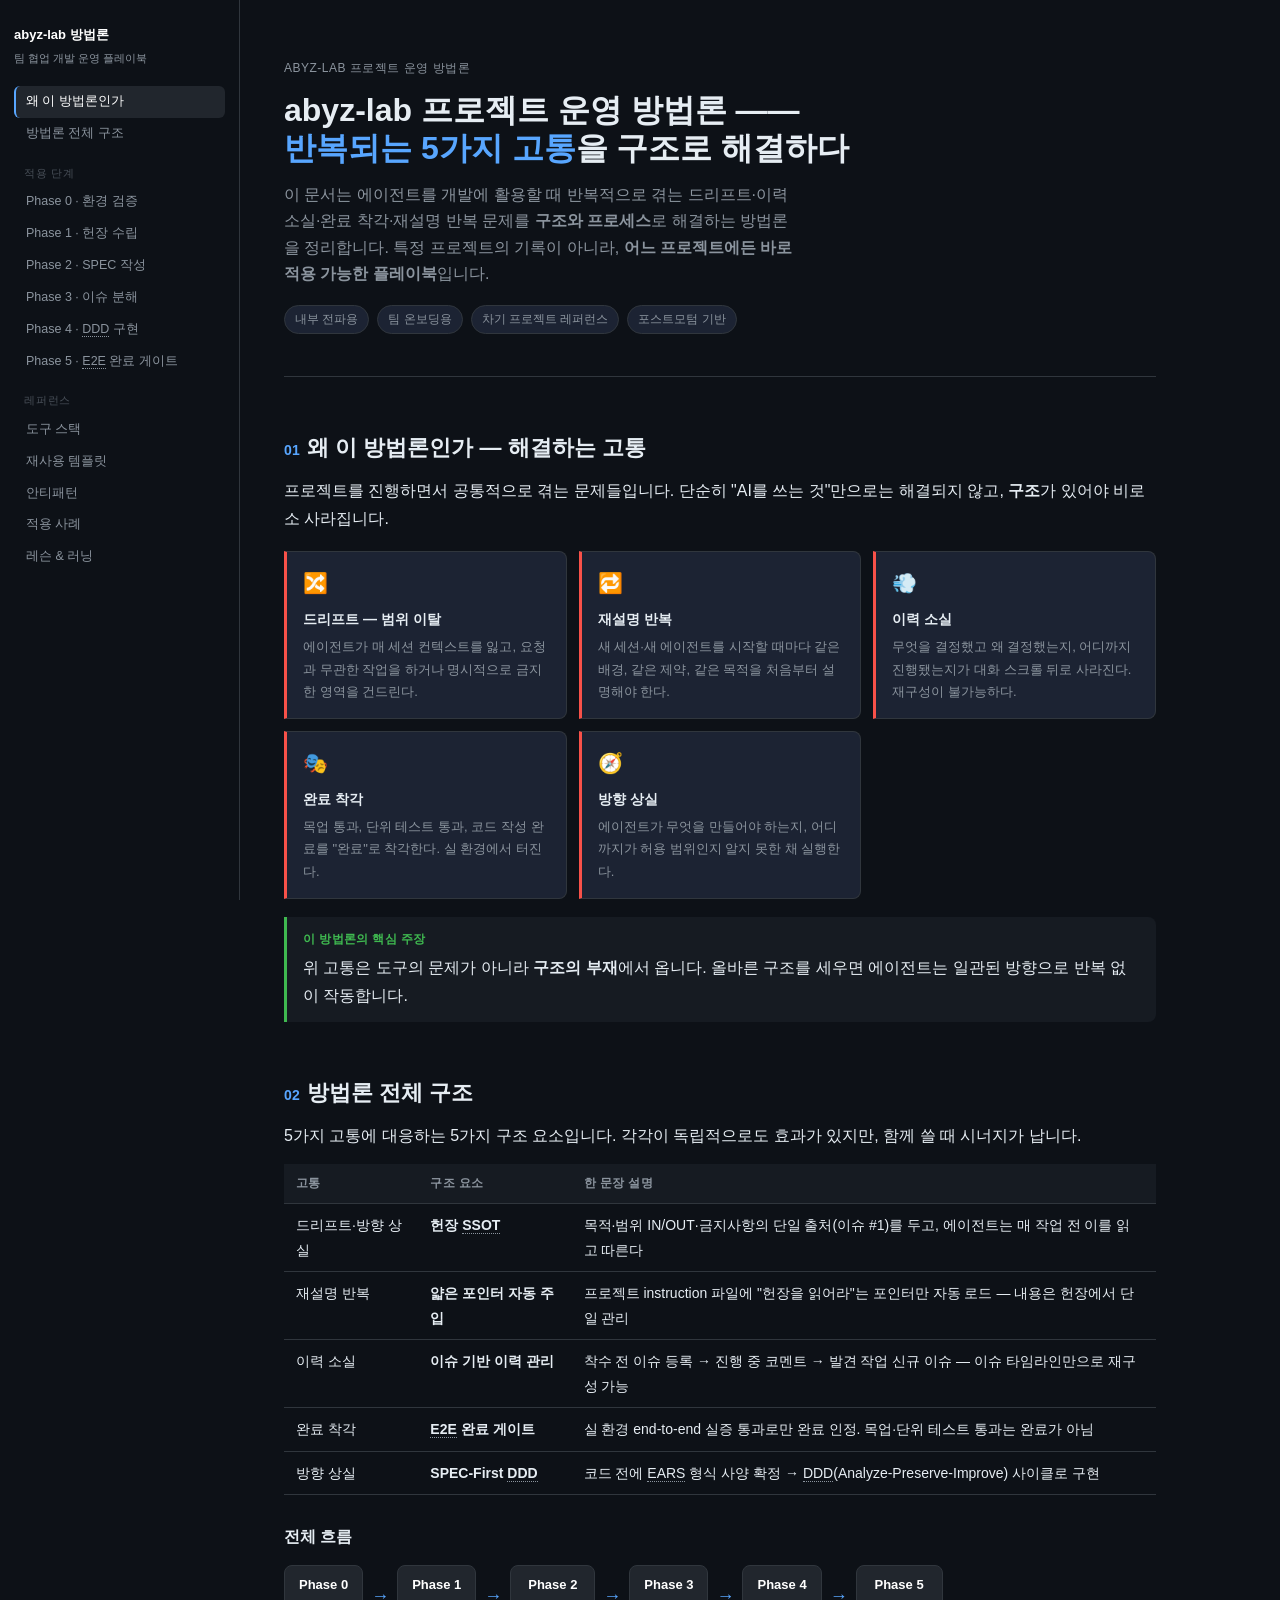
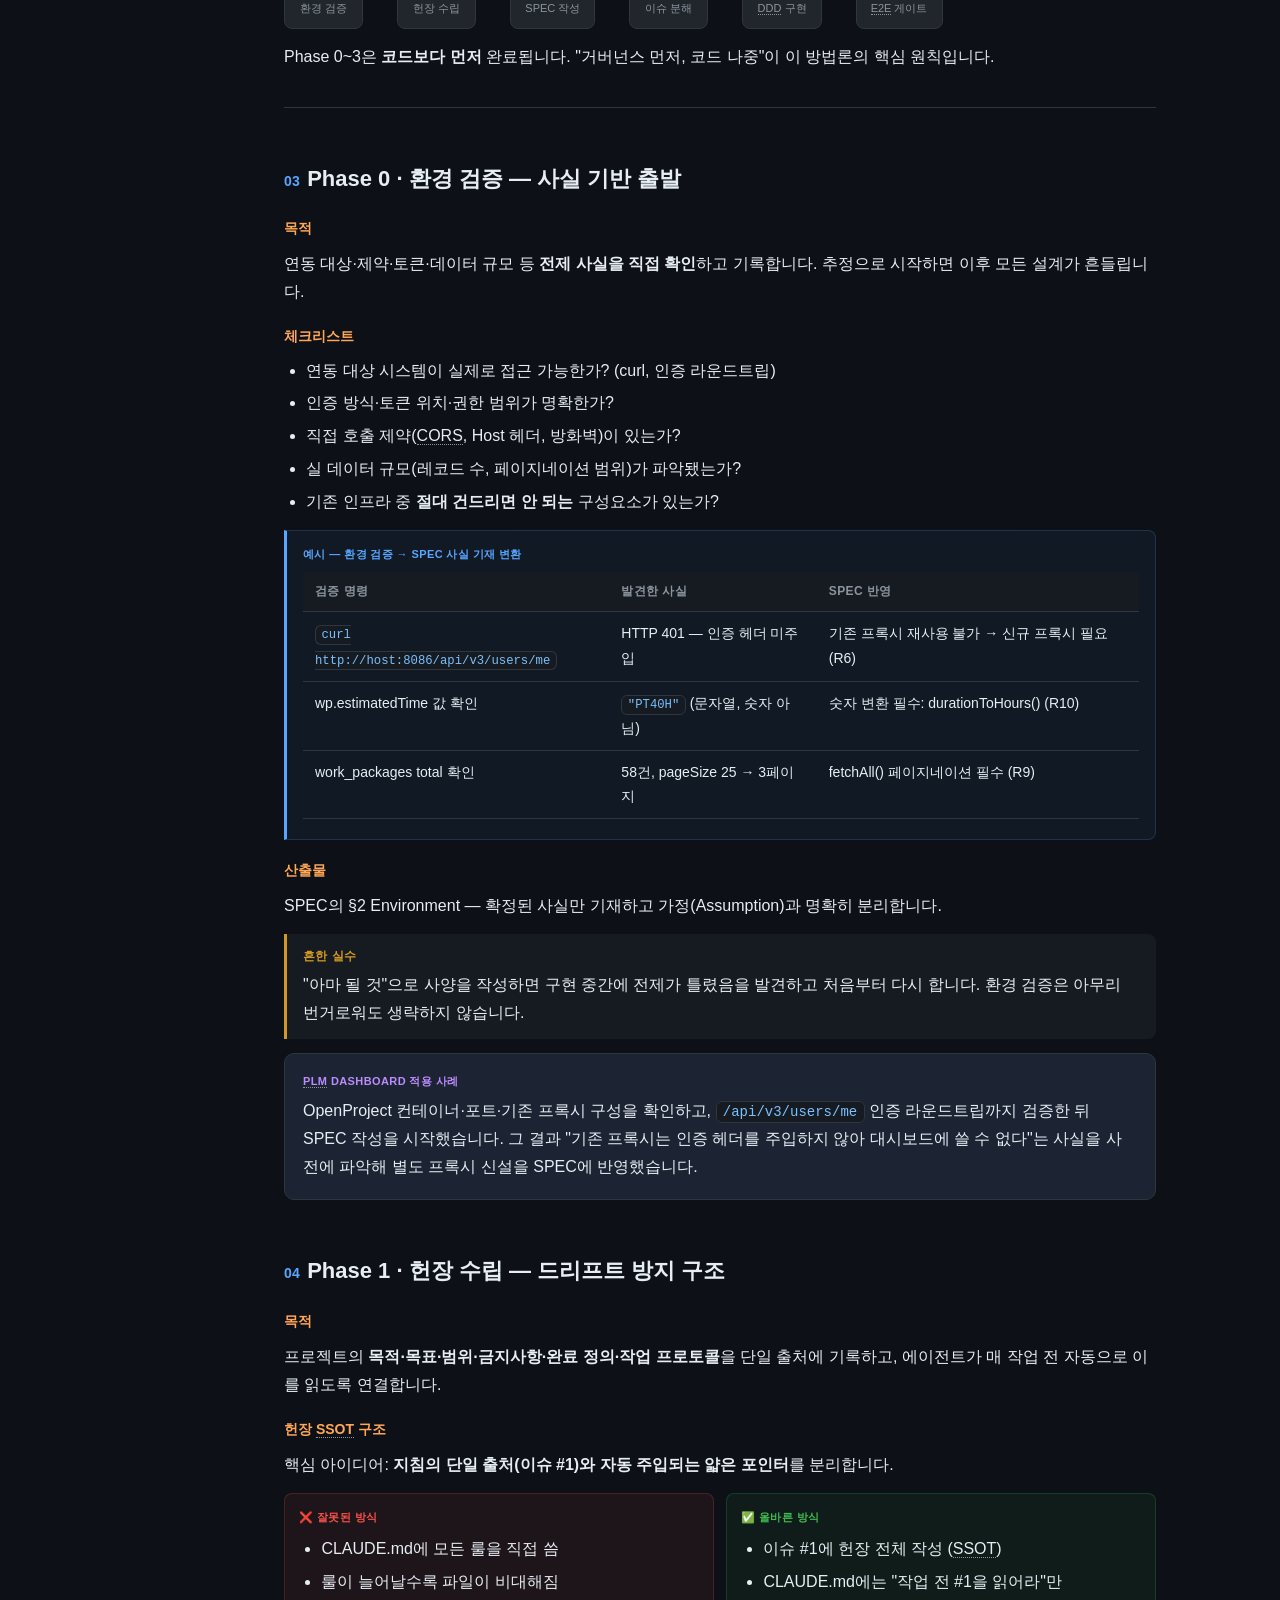
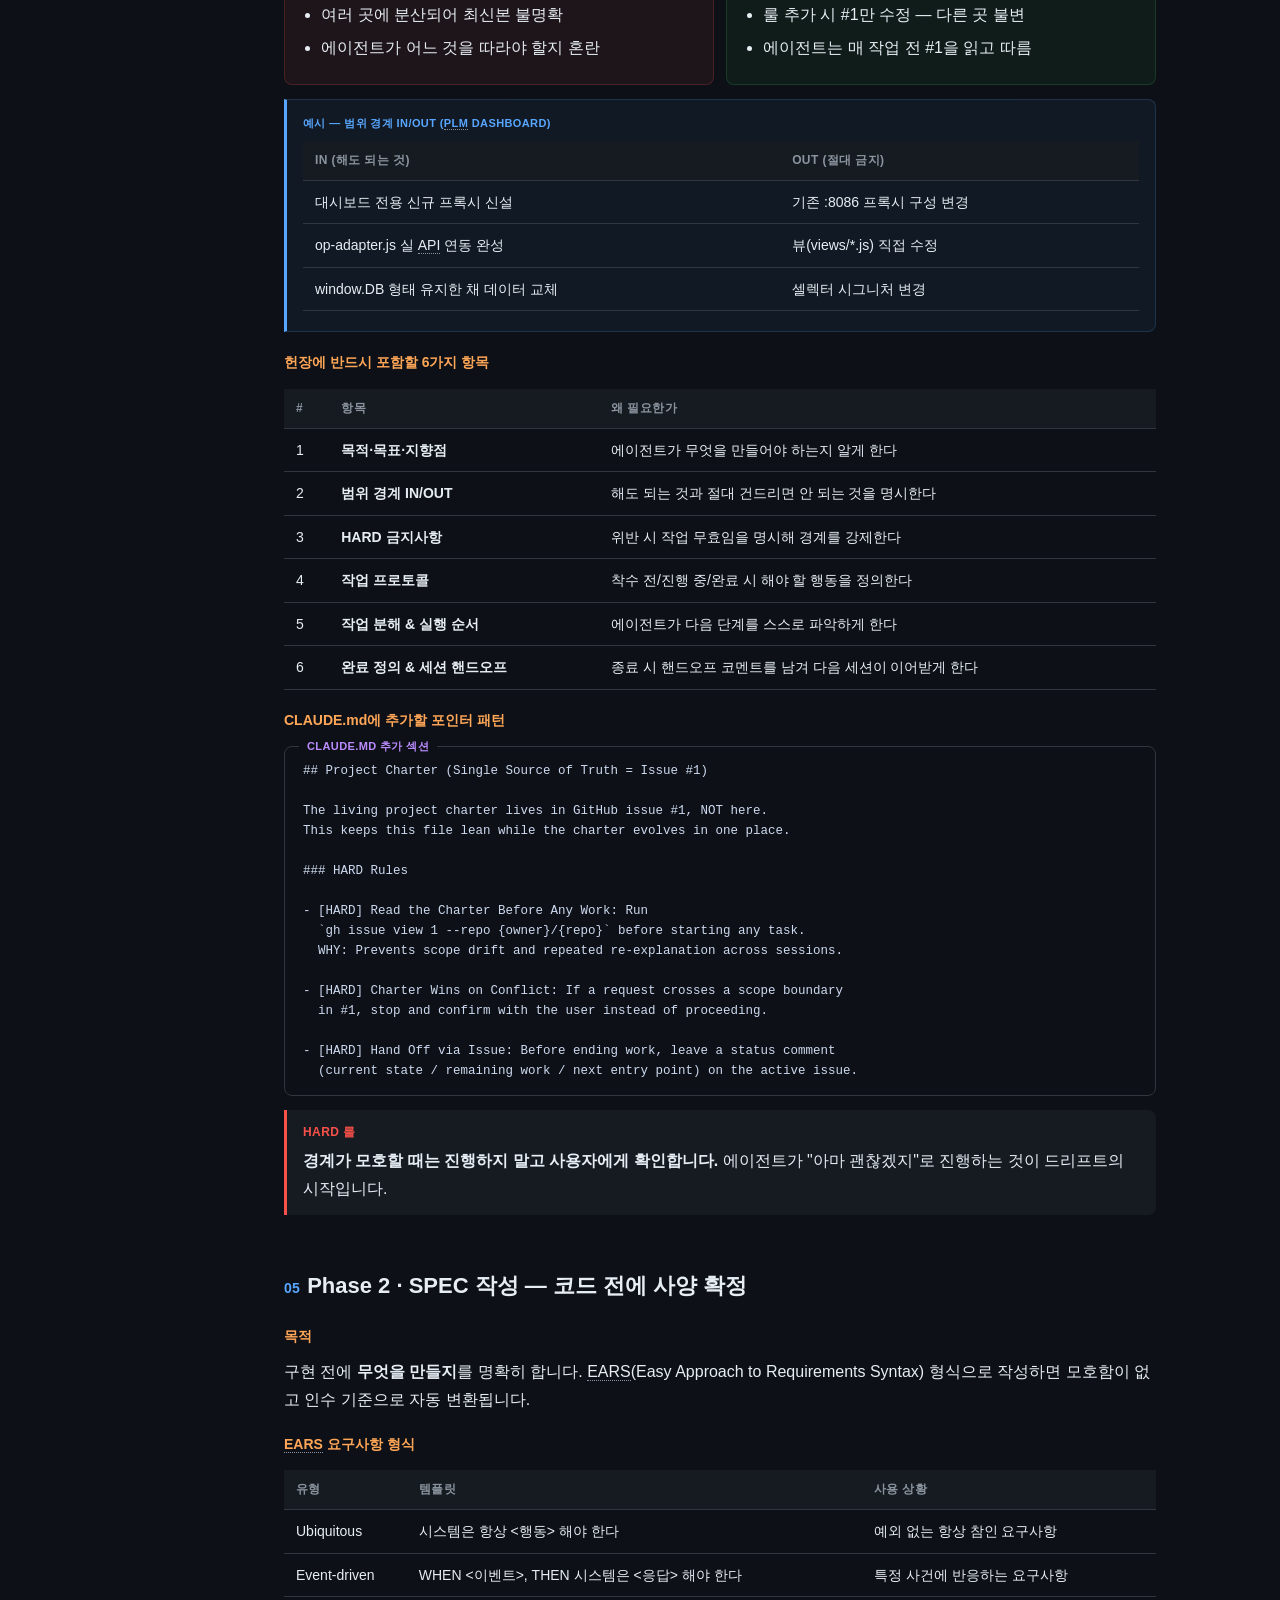
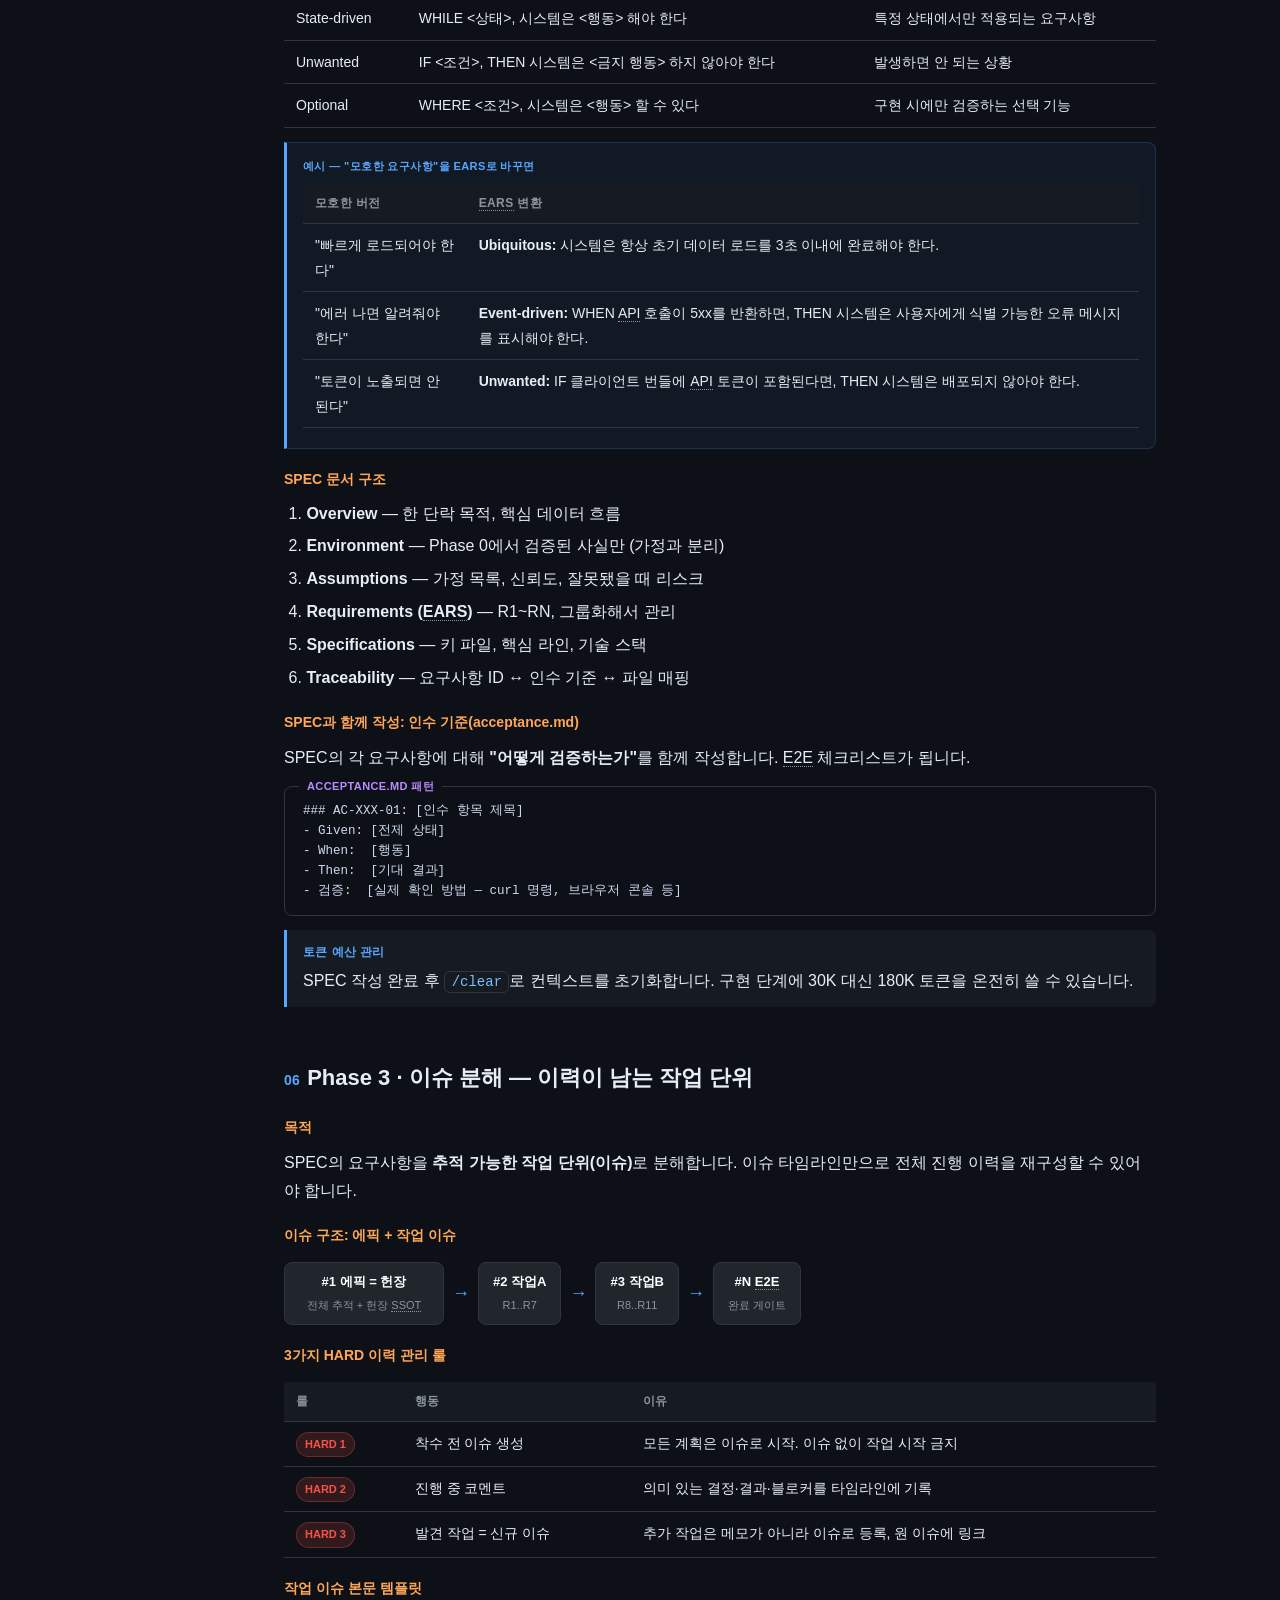
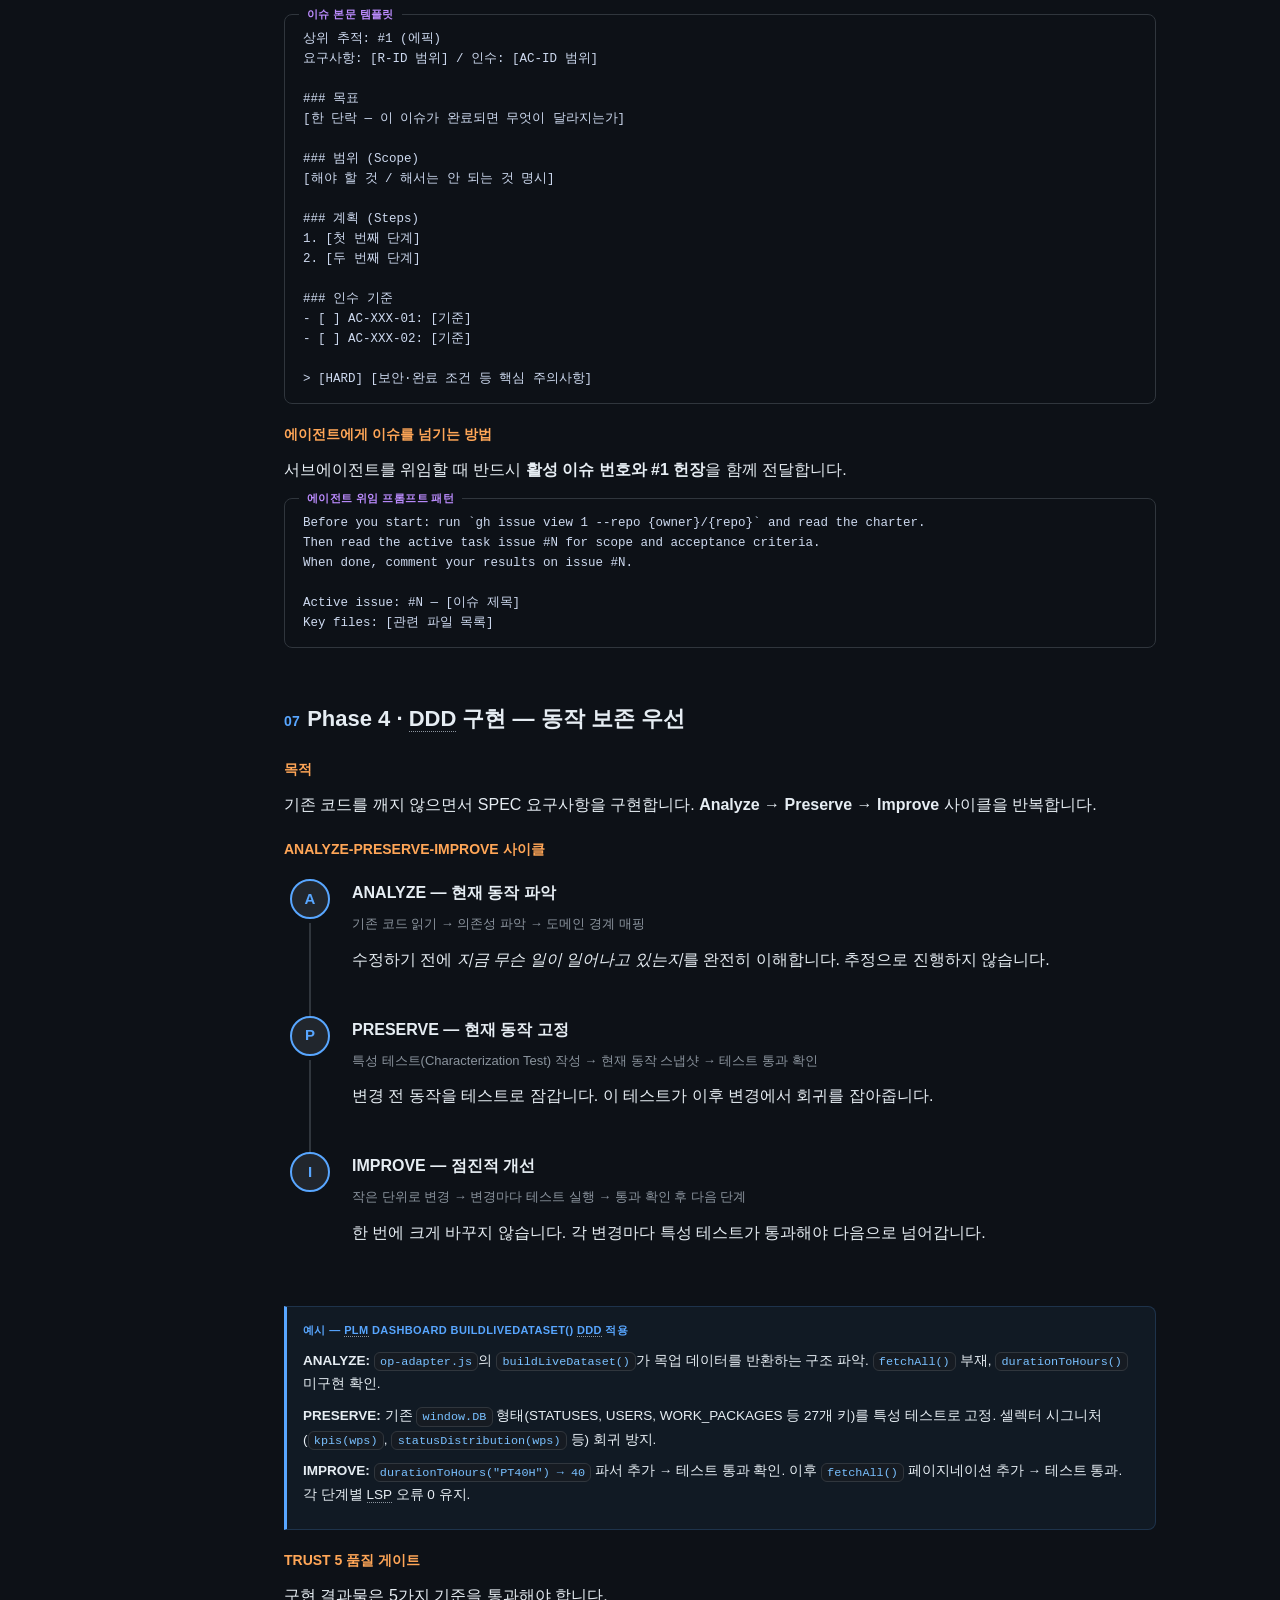
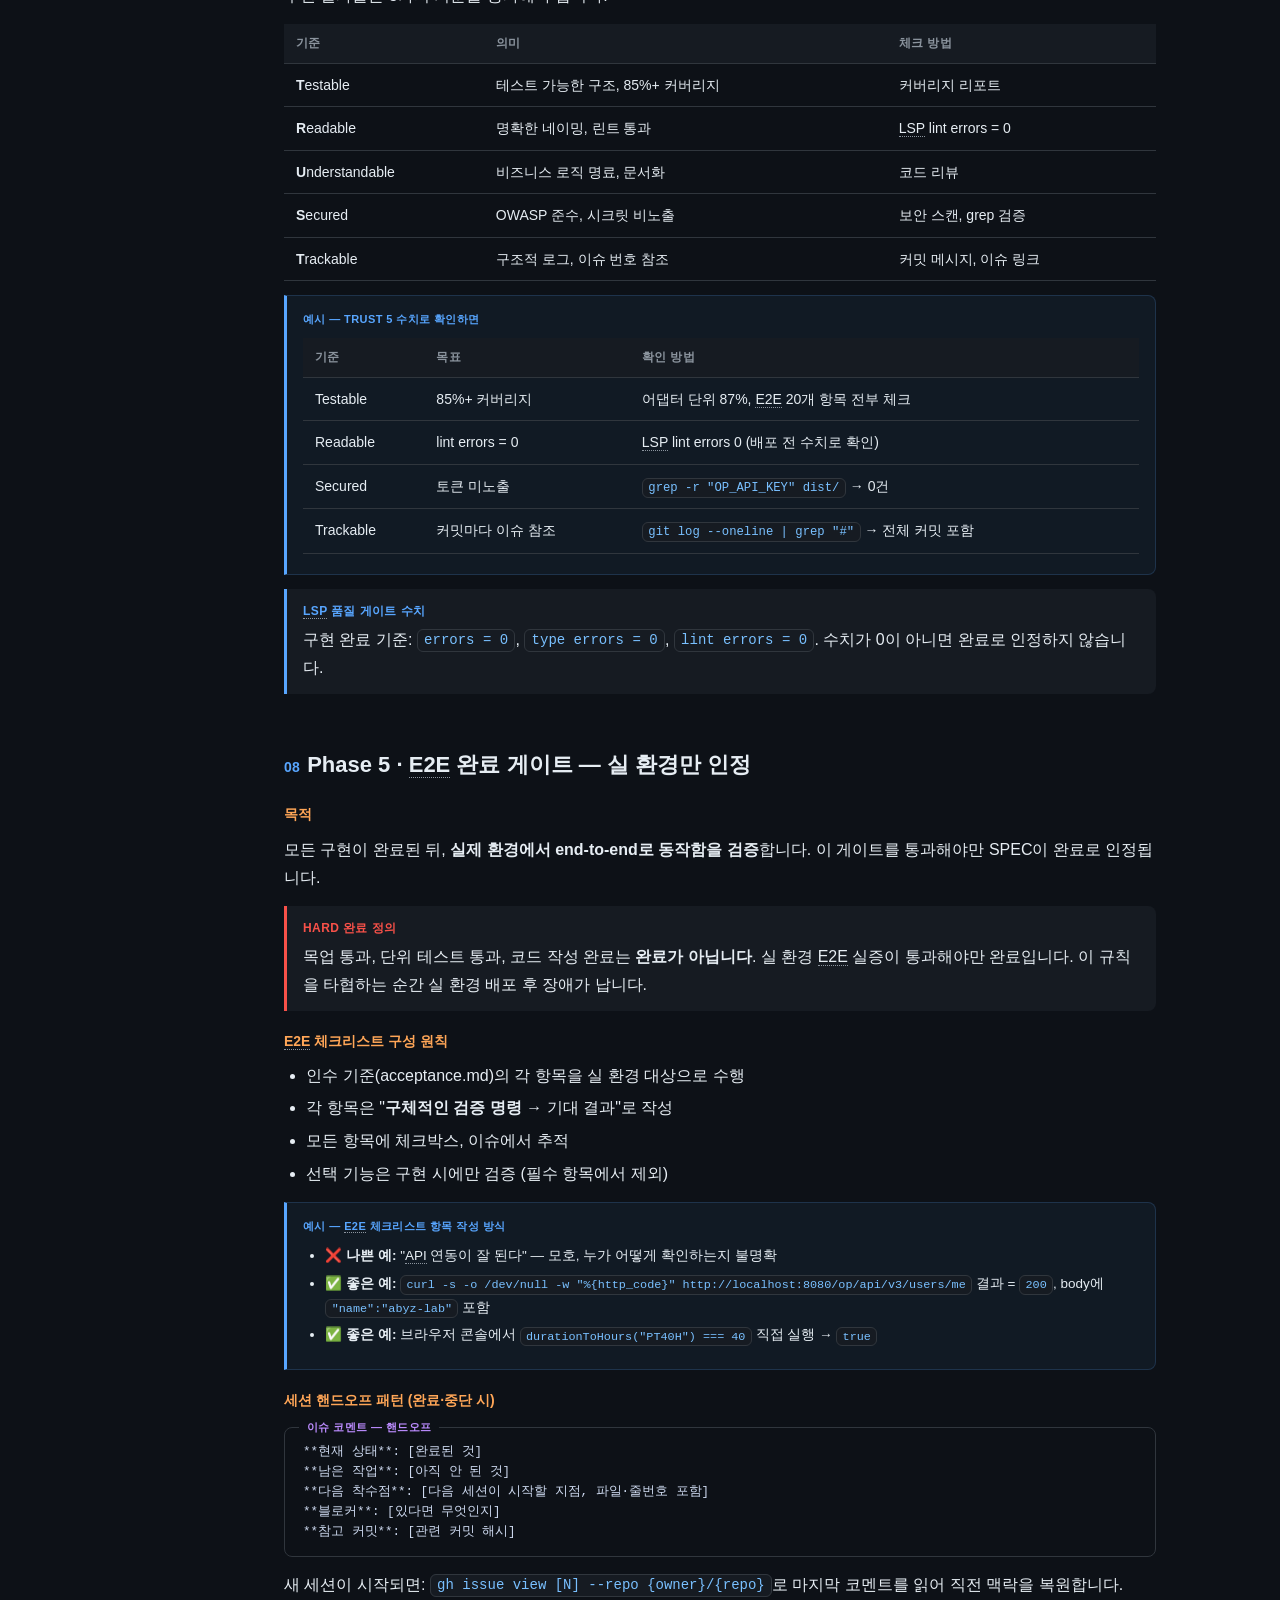
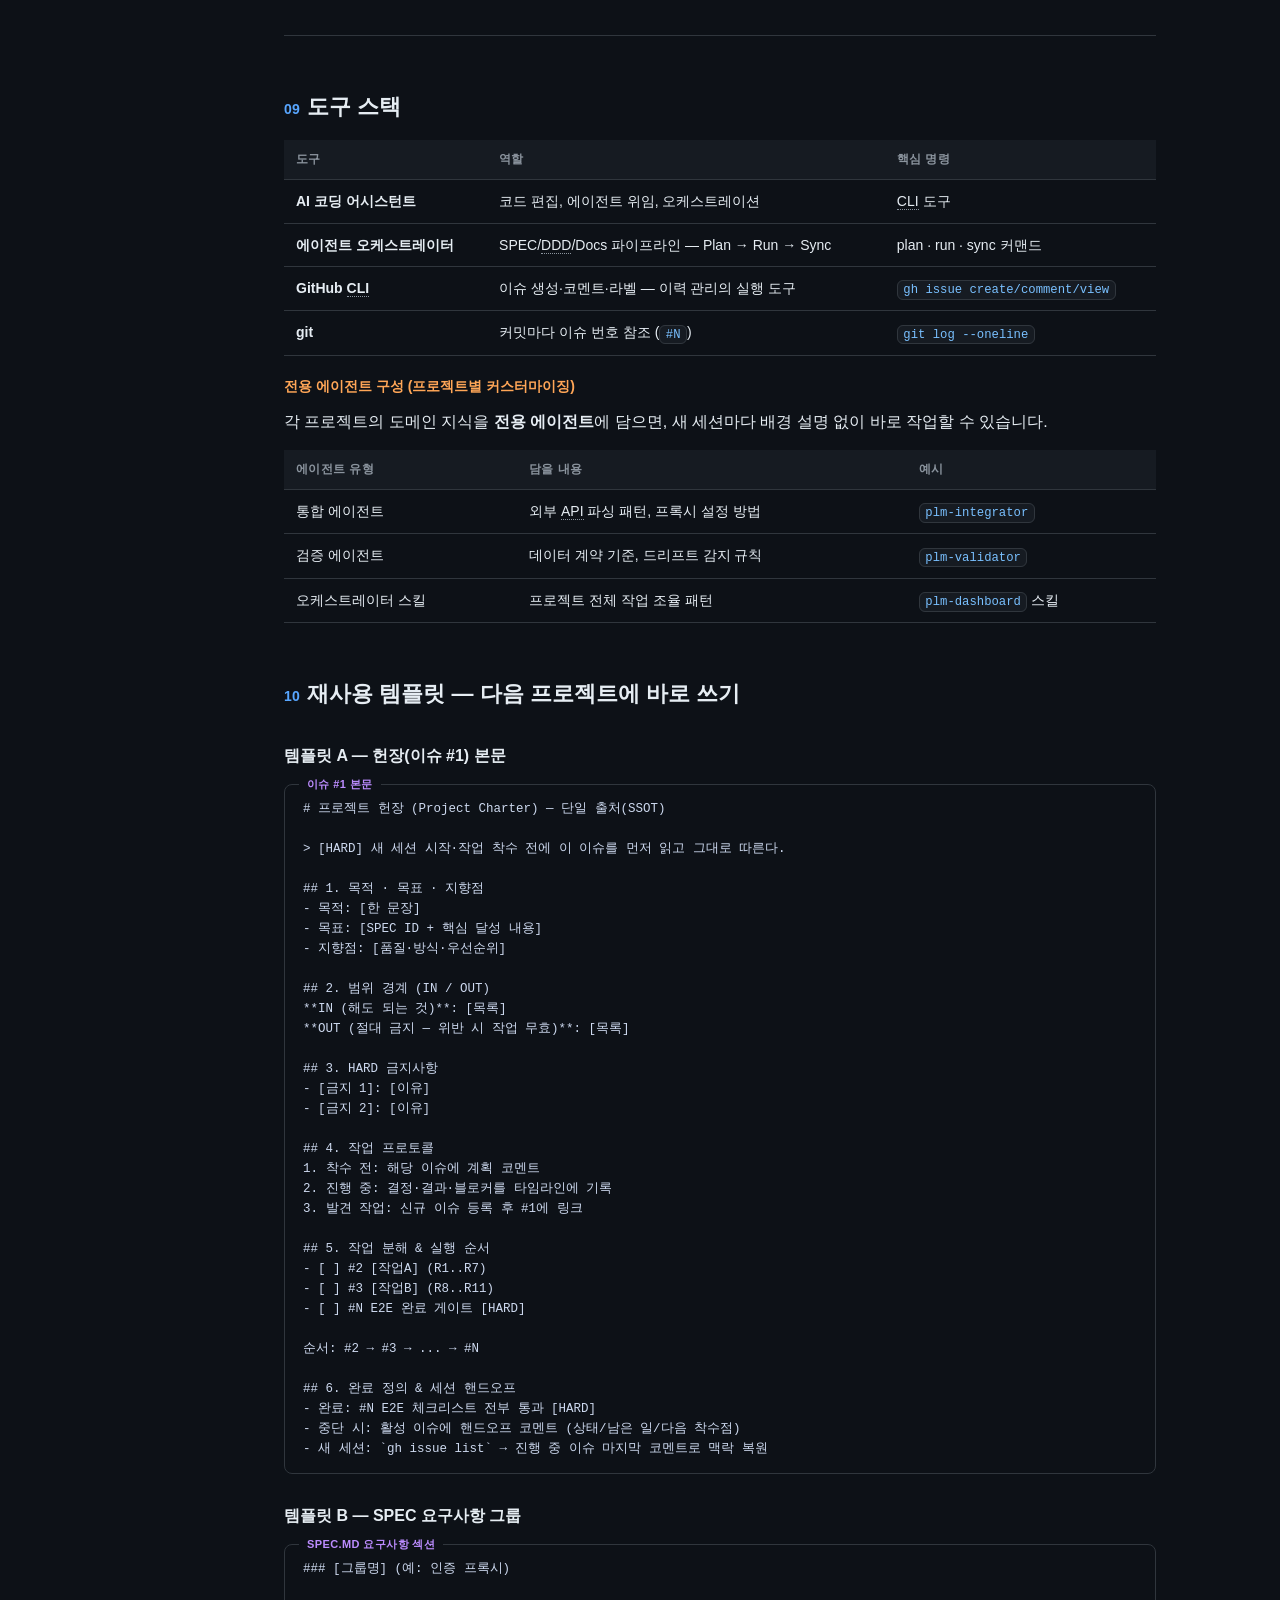
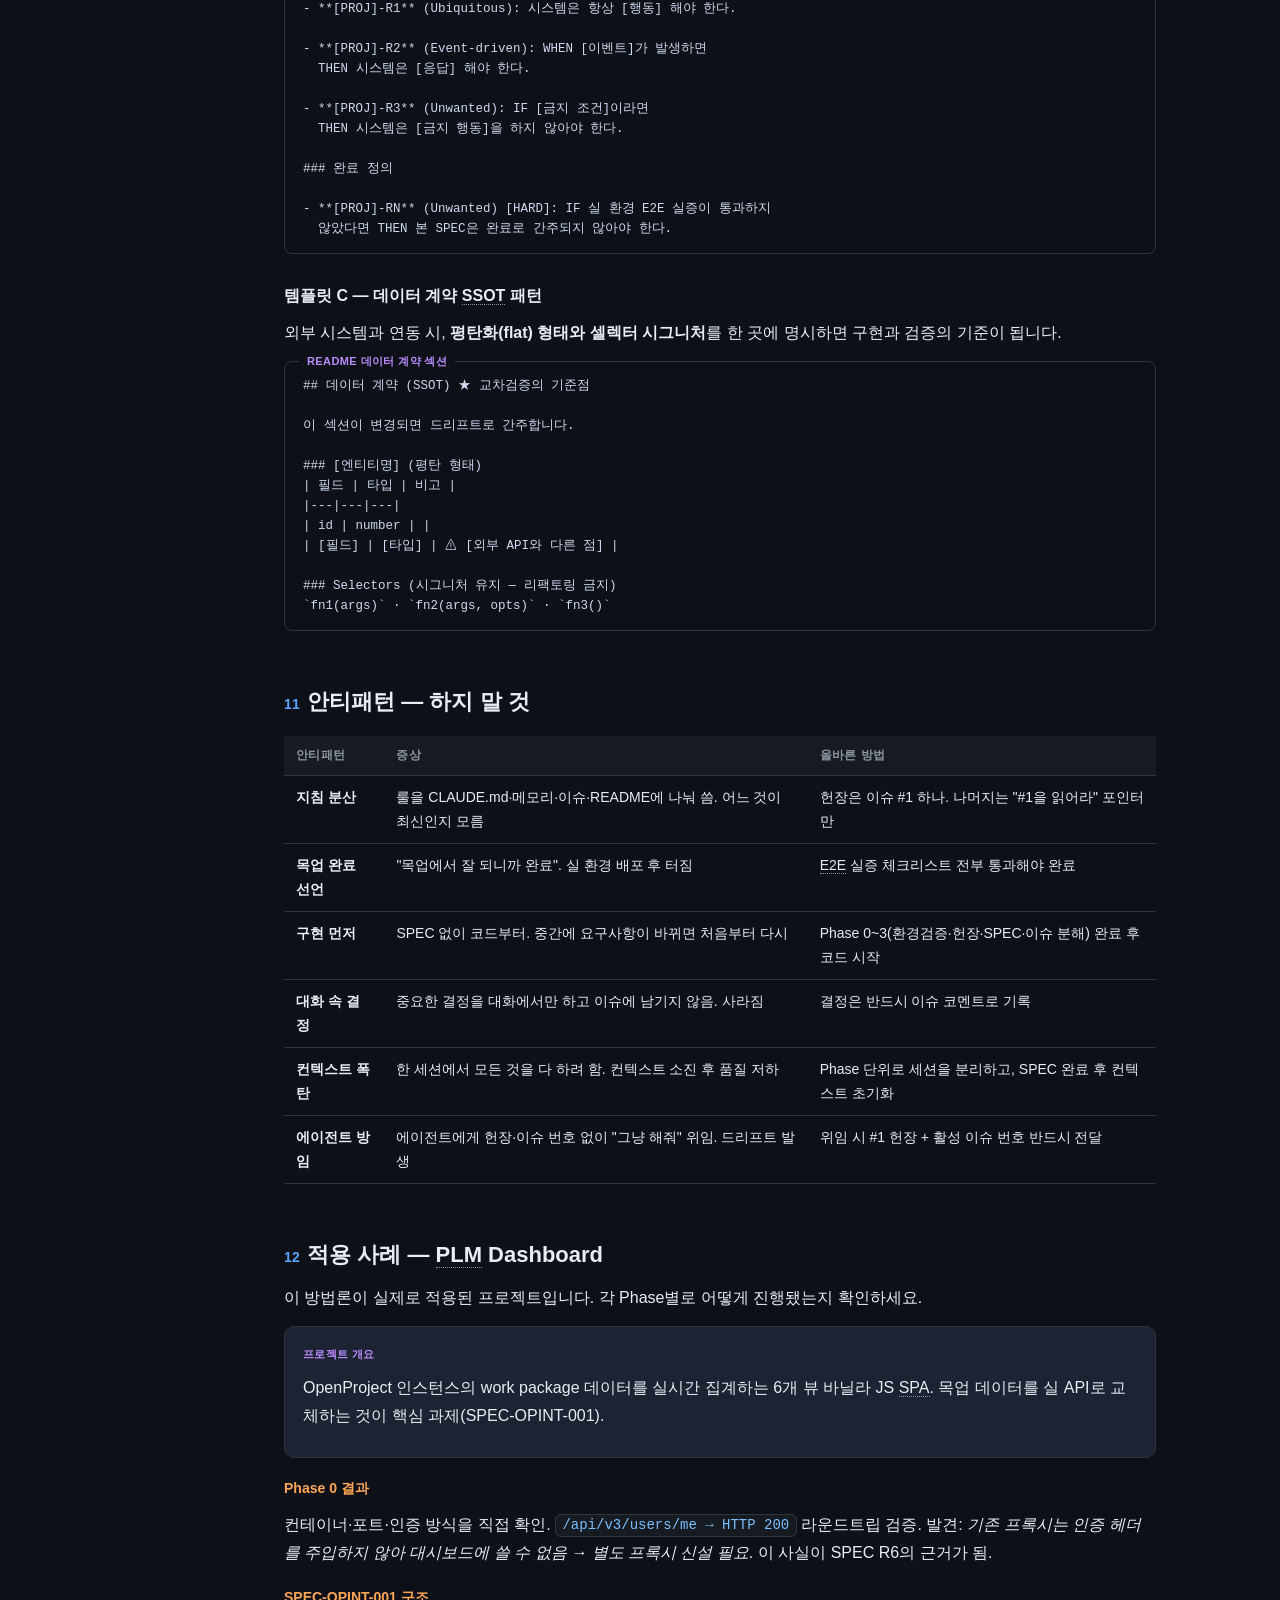
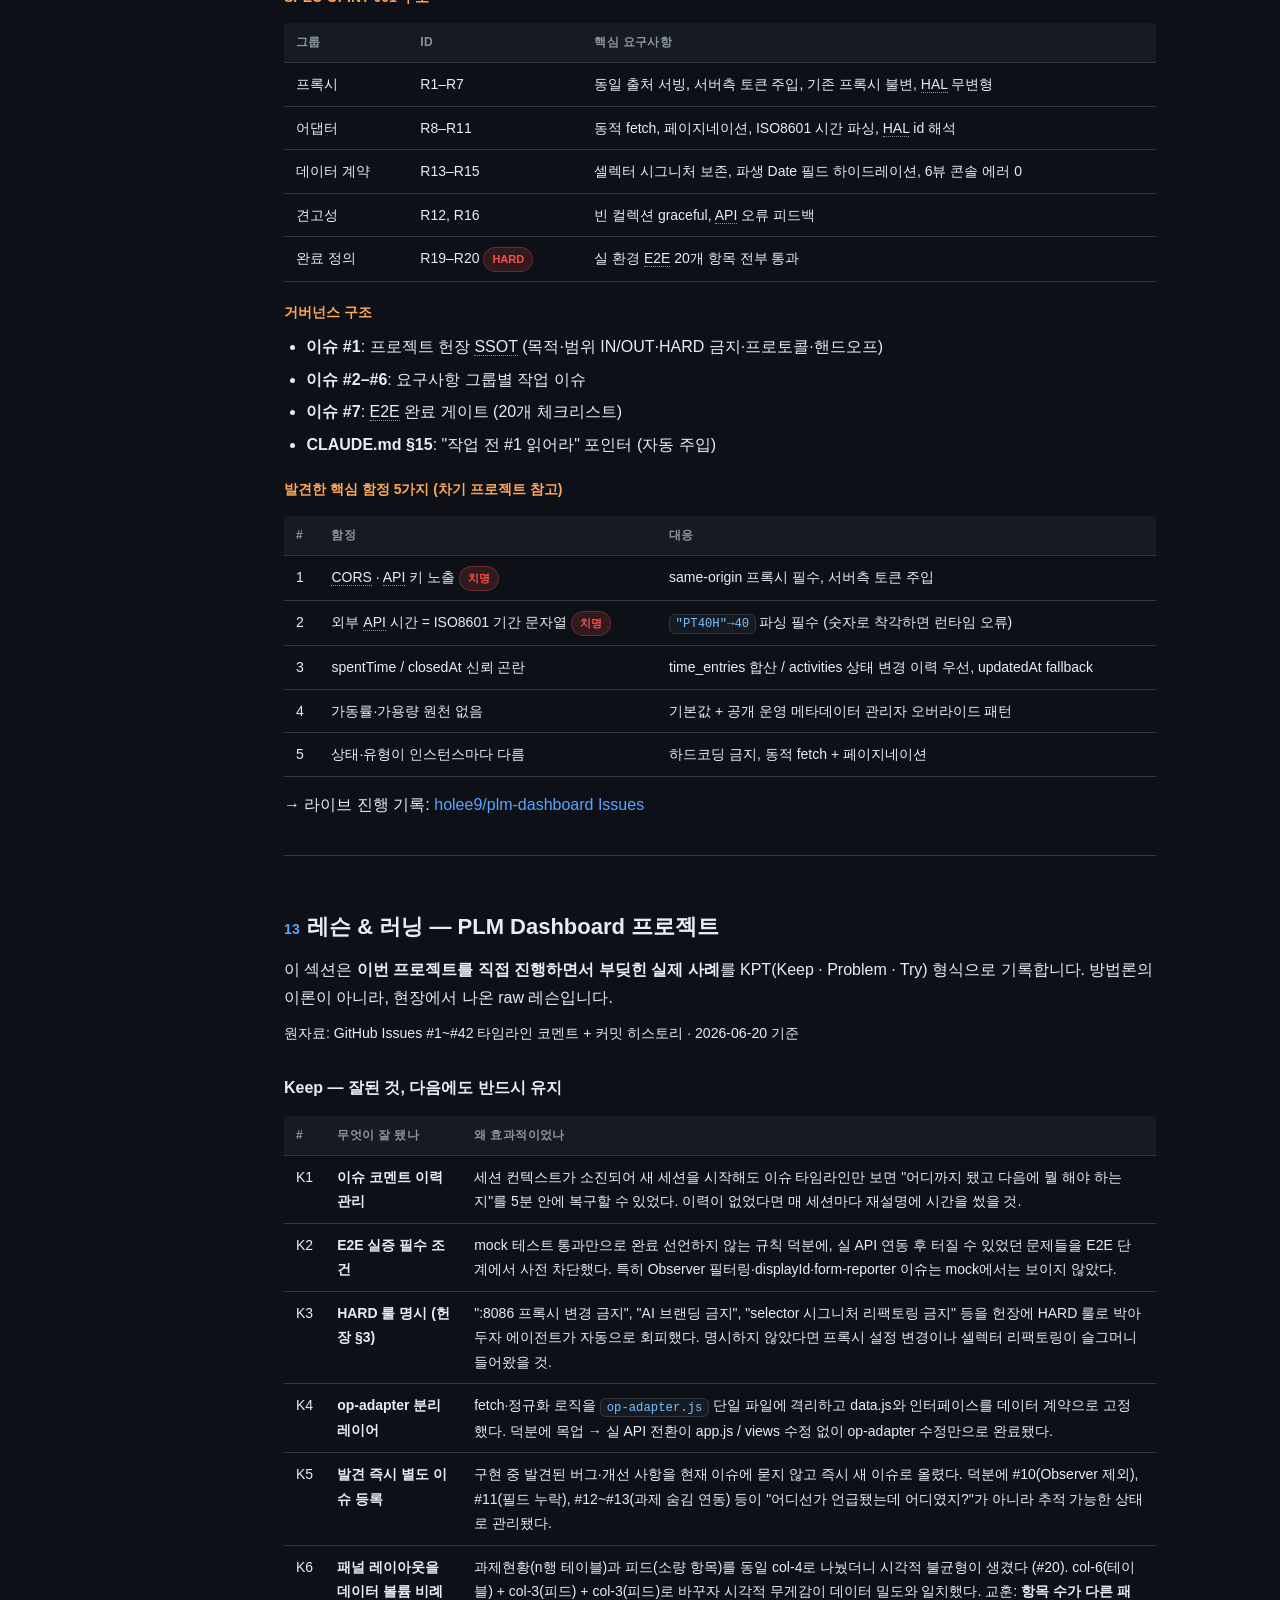
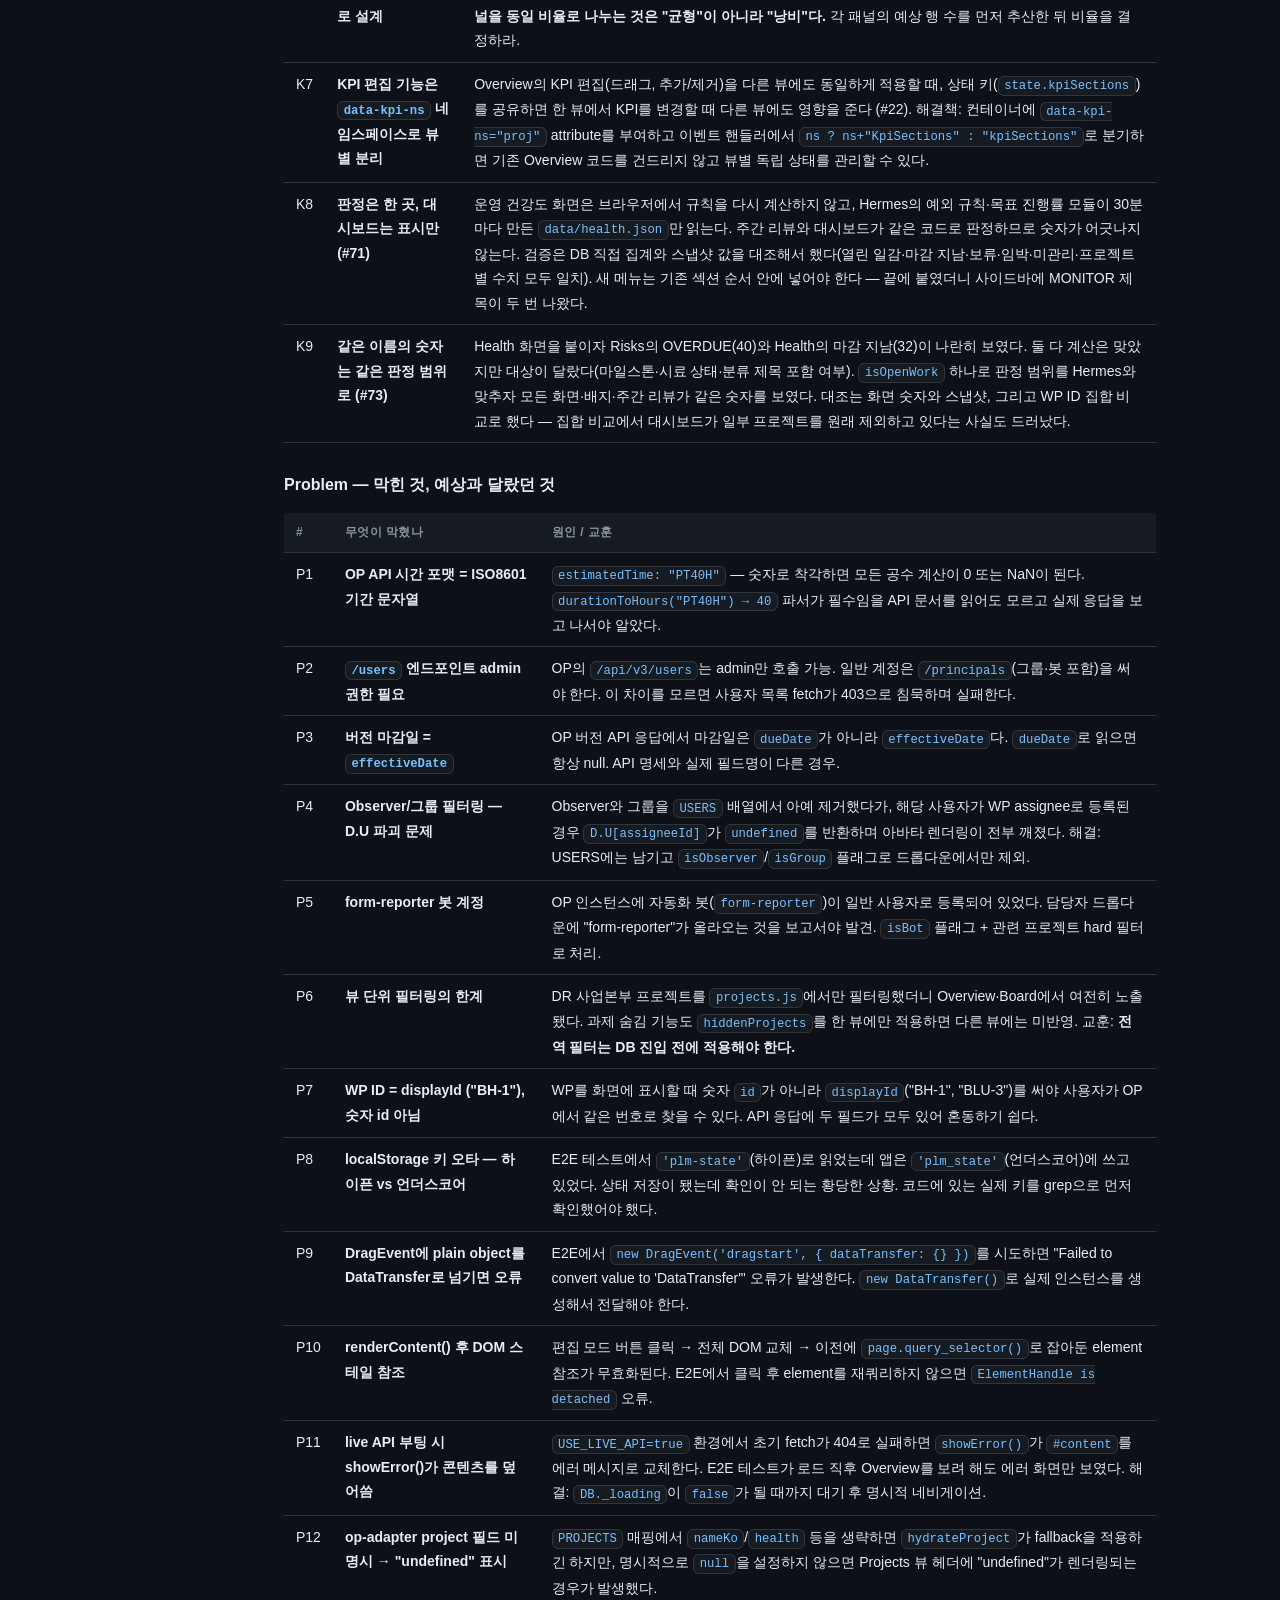
<file: docs/index.html>
<!DOCTYPE html>
<html lang="ko">
<head>
<meta charset="UTF-8">
<meta name="viewport" content="width=device-width, initial-scale=1.0">
<title>abyz-lab 프로젝트 운영 방법론 플레이북</title>
<meta name="description" content="헌장 SSOT, SPEC-First DDD, 이슈 기반 이력 관리, E2E 완료 게이트 — abyz-lab이 수립하고 적용한 프로젝트 운영 방법론. 어느 프로젝트에나 바로 적용 가능한 플레이북.">
<style>
:root{
  --bg:#0d1117; --bg2:#161b22; --card:#1c2333; --card2:#21262d;
  --ink:#e6edf3; --muted:#8b949e; --line:#30363d;
  --blue:#58a6ff; --purple:#bc8cff; --green:#3fb950; --yellow:#d29922; --red:#f85149;
  --orange:#ffa657;
  --maxw:960px;
}
*{box-sizing:border-box;margin:0;padding:0}
html{scroll-behavior:smooth}
body{background:var(--bg);color:var(--ink);font-family:-apple-system,BlinkMacSystemFont,"Segoe UI","Apple SD Gothic Neo","Malgun Gothic",sans-serif;line-height:1.75;font-size:16px}
a{color:var(--blue);text-decoration:none}a:hover{text-decoration:underline}
code{font-family:"SFMono-Regular",Consolas,"Liberation Mono",Menlo,monospace;font-size:.875em;background:#161b22;padding:.15em .45em;border-radius:6px;border:1px solid var(--line);color:#79c0ff}
/* reading bar */
#bar{position:fixed;top:0;left:0;height:3px;width:0;background:linear-gradient(90deg,var(--blue),var(--purple));z-index:100}
/* layout */
.shell{display:grid;grid-template-columns:240px 1fr;max-width:1280px;margin:0 auto}
nav{position:sticky;top:0;height:100vh;overflow-y:auto;padding:24px 14px;border-right:1px solid var(--line);background:#0d1117}
nav .brand{font-size:13px;font-weight:700;color:#fff;margin-bottom:2px}
nav .sub{font-size:11px;color:var(--muted);margin-bottom:18px}
nav a{display:block;font-size:12.5px;color:var(--muted);padding:5px 10px;border-radius:6px;border-left:2px solid transparent}
nav a:hover{color:var(--ink);background:var(--card);text-decoration:none}
nav a.on{color:#fff;background:var(--card2);border-left-color:var(--blue)}
nav .sec{font-size:10.5px;text-transform:uppercase;letter-spacing:.8px;color:#484f58;margin:14px 0 4px 10px}
main{padding:52px 44px 140px;max-width:var(--maxw)}
@media(max-width:800px){.shell{grid-template-columns:1fr}nav{display:none}main{padding:28px 20px 100px}}
/* cover */
.cover{padding:6px 0 36px;border-bottom:1px solid var(--line);margin-bottom:2px}
.cover .eyebrow{font-size:12px;color:var(--muted);letter-spacing:.5px;text-transform:uppercase;margin-bottom:12px}
.cover h1{font-size:32px;line-height:1.2;margin-bottom:14px}
.cover h1 em{font-style:normal;color:var(--blue)}
.cover .lede{font-size:16px;color:var(--muted);max-width:58ch;line-height:1.65}
/* problem pain */
.pain-grid{display:grid;grid-template-columns:repeat(auto-fill,minmax(260px,1fr));gap:12px;margin:18px 0}
.pain{background:var(--card);border:1px solid var(--line);border-left:3px solid var(--red);border-radius:0 8px 8px 0;padding:14px 16px}
.pain .icon{font-size:20px;margin-bottom:6px}
.pain .t{font-weight:700;font-size:14px;margin-bottom:4px}
.pain .d{font-size:13px;color:var(--muted)}
.solve{border-left-color:var(--green)!important}
/* sections */
h2{font-size:22px;margin:52px 0 8px;scroll-margin-top:16px}
h2 .n{color:var(--blue);font-size:14px;font-weight:600;letter-spacing:.3px;margin-right:.5em}
h3{font-size:16px;font-weight:700;margin:28px 0 8px;color:#e6edf3}
h4{font-size:14px;font-weight:700;margin:18px 0 5px;color:var(--orange)}
p{margin:.6em 0}
ul,ol{padding-left:1.4em;margin:.5em 0}li{margin:.3em 0}
/* phase steps */
.phases{display:flex;flex-direction:column;gap:0;margin:18px 0}
.phase{display:grid;grid-template-columns:52px 1fr;gap:0}
.phase .num{display:flex;flex-direction:column;align-items:center}
.phase .circle{width:40px;height:40px;border-radius:50%;background:var(--card2);border:2px solid var(--blue);display:flex;align-items:center;justify-content:center;font-weight:800;font-size:15px;color:var(--blue);flex-shrink:0}
.phase .vline{flex:1;width:2px;background:var(--line);margin:4px auto 0}
.phase:last-child .vline{display:none}
.phase .body{padding:0 0 32px 16px}
.phase .body .title{font-weight:700;font-size:16px;margin-bottom:6px}
.phase .body .sub{font-size:13px;color:var(--muted);margin-bottom:10px}
/* tables */
table{width:100%;border-collapse:collapse;margin:14px 0;font-size:14px}
th,td{text-align:left;padding:9px 12px;border-bottom:1px solid var(--line);vertical-align:top}
th{color:#8b949e;font-size:12px;text-transform:uppercase;letter-spacing:.4px;background:var(--bg2)}
tr:hover td{background:rgba(255,255,255,.012)}
/* callouts */
.note{border-left:3px solid var(--blue);background:var(--bg2);border-radius:0 8px 8px 0;padding:12px 16px;margin:14px 0}
.note.hard{border-left-color:var(--red)}.note.tip{border-left-color:var(--green)}.note.warn{border-left-color:var(--yellow)}
.note .ht{font-size:12px;font-weight:700;letter-spacing:.4px;text-transform:uppercase;margin-bottom:4px}
.note.hard .ht{color:var(--red)}.note.tip .ht{color:var(--green)}.note.warn .ht{color:var(--yellow)}.note .ht{color:var(--blue)}
/* template boxes */
.tmpl{background:#0d1117;border:1px solid var(--line);border-radius:8px;padding:14px 18px;margin:14px 0;font-size:13px;position:relative}
.tmpl .tlabel{position:absolute;top:-10px;left:14px;background:#0d1117;padding:0 8px;font-size:11px;font-weight:700;color:var(--purple);letter-spacing:.4px;text-transform:uppercase}
.tmpl pre{white-space:pre-wrap;word-break:break-word;line-height:1.6;color:#cdd9ef;font-family:"SFMono-Regular",Consolas,monospace;font-size:12.5px}
/* badges */
.badge{display:inline-block;font-size:11px;font-weight:700;padding:2px 8px;border-radius:999px}
.b-hard{background:rgba(248,81,73,.15);color:var(--red);border:1px solid rgba(248,81,73,.3)}
.b-ok{background:rgba(63,185,80,.14);color:var(--green);border:1px solid rgba(63,185,80,.3)}
.b-prog{background:rgba(210,153,34,.14);color:var(--yellow);border:1px solid rgba(210,153,34,.3)}
.b-info{background:rgba(88,166,255,.12);color:var(--blue);border:1px solid rgba(88,166,255,.25)}
/* comparison */
.cmp{display:grid;grid-template-columns:1fr 1fr;gap:12px;margin:14px 0}
.cmp .side{border-radius:8px;padding:14px}
.cmp .bad{background:rgba(248,81,73,.07);border:1px solid rgba(248,81,73,.2)}
.cmp .good{background:rgba(63,185,80,.07);border:1px solid rgba(63,185,80,.2)}
.cmp .side .lbl{font-size:11px;font-weight:700;letter-spacing:.4px;text-transform:uppercase;margin-bottom:8px}
.bad .lbl{color:var(--red)}.good .lbl{color:var(--green)}
@media(max-width:600px){.cmp{grid-template-columns:1fr}}
/* flow */
.flow{display:flex;flex-wrap:wrap;align-items:center;gap:6px;margin:14px 0;font-size:13px}
.flow .node{background:var(--card2);border:1px solid var(--line);border-radius:8px;padding:8px 14px;text-align:center}
.flow .node b{display:block;color:#fff;font-size:13px}
.flow .node span{color:var(--muted);font-size:11px}
.flow .arr{color:var(--blue);font-size:18px;font-weight:700;padding:0 2px}
/* case block */
.case{background:var(--card);border:1px solid var(--line);border-radius:10px;padding:18px;margin:14px 0}
.case .cl{font-size:11px;color:var(--purple);font-weight:700;letter-spacing:.4px;text-transform:uppercase;margin-bottom:6px}
/* divider */
hr{border:none;border-top:1px solid var(--line);margin:36px 0}
/* toc chip */
.chips{display:flex;flex-wrap:wrap;gap:8px;margin:18px 0 6px}
.chip{background:var(--card);border:1px solid var(--line);color:var(--muted);font-size:12px;padding:3px 10px;border-radius:999px}
footer{font-size:13px;color:var(--muted);border-top:1px solid var(--line);margin-top:60px;padding-top:18px}
/* abbr tooltip */
abbr[title]{border-bottom:1px dotted var(--muted);cursor:help;text-decoration:none;position:relative}
abbr[title]:hover::after{content:attr(title);position:absolute;bottom:calc(100% + 6px);left:50%;transform:translateX(-50%);white-space:nowrap;background:#2d333b;color:var(--ink);font-size:12px;padding:5px 10px;border-radius:6px;border:1px solid var(--line);pointer-events:none;z-index:50;box-shadow:0 4px 12px rgba(0,0,0,.4);max-width:280px;text-align:center;line-height:1.5}
abbr[title]:hover::before{content:'';position:absolute;bottom:calc(100% + 1px);left:50%;transform:translateX(-50%);border:5px solid transparent;border-top-color:#2d333b;pointer-events:none;z-index:51}
/* example box */
.ex{background:rgba(88,166,255,.06);border:1px solid rgba(88,166,255,.18);border-left:3px solid var(--blue);border-radius:0 8px 8px 0;padding:14px 16px;margin:14px 0}
.ex .el{font-size:11px;font-weight:700;letter-spacing:.4px;text-transform:uppercase;color:var(--blue);margin-bottom:8px}
.ex p,.ex li{font-size:13.5px}.ex p+p{margin-top:8px}
.ex table{margin:6px 0}
</style>
</head>
<body>
<div id="bar"></div>
<div class="shell">
<nav>
  <div class="brand">abyz-lab 방법론</div>
  <div class="sub">팀 협업 개발 운영 플레이북</div>
  <a href="#why">왜 이 방법론인가</a>
  <a href="#overview">방법론 전체 구조</a>
  <div class="sec">적용 단계</div>
  <a href="#ph0">Phase 0 · 환경 검증</a>
  <a href="#ph1">Phase 1 · 헌장 수립</a>
  <a href="#ph2">Phase 2 · SPEC 작성</a>
  <a href="#ph3">Phase 3 · 이슈 분해</a>
  <a href="#ph4">Phase 4 · <abbr title="Domain-Driven Development">DDD</abbr> 구현</a>
  <a href="#ph5">Phase 5 · <abbr title="End-to-End">E2E</abbr> 완료 게이트</a>
  <div class="sec">레퍼런스</div>
  <a href="#tools">도구 스택</a>
  <a href="#templates">재사용 템플릿</a>
  <a href="#antipatterns">안티패턴</a>
  <a href="#case">적용 사례</a>
  <a href="#lessons">레슨 &amp; 러닝</a>
</nav>
<main>

<!-- COVER -->
<div class="cover">
  <div class="eyebrow">abyz-lab 프로젝트 운영 방법론</div>
  <h1>abyz-lab 프로젝트 운영 방법론 ——<br><em>반복되는 5가지 고통</em>을 구조로 해결하다</h1>
  <p class="lede">이 문서는 에이전트를 개발에 활용할 때 반복적으로 겪는 드리프트·이력 소실·완료 착각·재설명 반복 문제를 <strong>구조와 프로세스</strong>로 해결하는 방법론을 정리합니다. 특정 프로젝트의 기록이 아니라, <strong>어느 프로젝트에든 바로 적용 가능한 플레이북</strong>입니다.</p>
  <div class="chips">
    <span class="chip">내부 전파용</span>
    <span class="chip">팀 온보딩용</span>
    <span class="chip">차기 프로젝트 레퍼런스</span>
    <span class="chip">포스트모텀 기반</span>
  </div>
</div>

<!-- 1. WHY -->
<section id="why">
<h2><span class="n">01</span>왜 이 방법론인가 — 해결하는 고통</h2>
<p>프로젝트를 진행하면서 공통적으로 겪는 문제들입니다. 단순히 "AI를 쓰는 것"만으로는 해결되지 않고, <strong>구조</strong>가 있어야 비로소 사라집니다.</p>

<div class="pain-grid">
  <div class="pain">
    <div class="icon">🔀</div>
    <div class="t">드리프트 — 범위 이탈</div>
    <div class="d">에이전트가 매 세션 컨텍스트를 잃고, 요청과 무관한 작업을 하거나 명시적으로 금지한 영역을 건드린다.</div>
  </div>
  <div class="pain">
    <div class="icon">🔁</div>
    <div class="t">재설명 반복</div>
    <div class="d">새 세션·새 에이전트를 시작할 때마다 같은 배경, 같은 제약, 같은 목적을 처음부터 설명해야 한다.</div>
  </div>
  <div class="pain">
    <div class="icon">💨</div>
    <div class="t">이력 소실</div>
    <div class="d">무엇을 결정했고 왜 결정했는지, 어디까지 진행됐는지가 대화 스크롤 뒤로 사라진다. 재구성이 불가능하다.</div>
  </div>
  <div class="pain">
    <div class="icon">🎭</div>
    <div class="t">완료 착각</div>
    <div class="d">목업 통과, 단위 테스트 통과, 코드 작성 완료를 "완료"로 착각한다. 실 환경에서 터진다.</div>
  </div>
  <div class="pain">
    <div class="icon">🧭</div>
    <div class="t">방향 상실</div>
    <div class="d">에이전트가 무엇을 만들어야 하는지, 어디까지가 허용 범위인지 알지 못한 채 실행한다.</div>
  </div>
</div>

<div class="note tip">
  <div class="ht">이 방법론의 핵심 주장</div>
  위 고통은 도구의 문제가 아니라 <strong>구조의 부재</strong>에서 옵니다. 올바른 구조를 세우면 에이전트는 일관된 방향으로 반복 없이 작동합니다.
</div>
</section>

<!-- 2. OVERVIEW -->
<section id="overview">
<h2><span class="n">02</span>방법론 전체 구조</h2>
<p>5가지 고통에 대응하는 5가지 구조 요소입니다. 각각이 독립적으로도 효과가 있지만, 함께 쓸 때 시너지가 납니다.</p>

<table>
  <tr><th>고통</th><th>구조 요소</th><th>한 문장 설명</th></tr>
  <tr><td>드리프트·방향 상실</td><td><strong>헌장 <abbr title="Single Source of Truth">SSOT</abbr></strong></td><td>목적·범위 IN/OUT·금지사항의 단일 출처(이슈 #1)를 두고, 에이전트는 매 작업 전 이를 읽고 따른다</td></tr>
  <tr><td>재설명 반복</td><td><strong>얇은 포인터 자동 주입</strong></td><td>프로젝트 instruction 파일에 "헌장을 읽어라"는 포인터만 자동 로드 — 내용은 헌장에서 단일 관리</td></tr>
  <tr><td>이력 소실</td><td><strong>이슈 기반 이력 관리</strong></td><td>착수 전 이슈 등록 → 진행 중 코멘트 → 발견 작업 신규 이슈 — 이슈 타임라인만으로 재구성 가능</td></tr>
  <tr><td>완료 착각</td><td><strong><abbr title="End-to-End">E2E</abbr> 완료 게이트</strong></td><td>실 환경 end-to-end 실증 통과로만 완료 인정. 목업·단위 테스트 통과는 완료가 아님</td></tr>
  <tr><td>방향 상실</td><td><strong>SPEC-First <abbr title="Domain-Driven Development">DDD</abbr></strong></td><td>코드 전에 <abbr title="Easy Approach to Requirements Syntax">EARS</abbr> 형식 사양 확정 → <abbr title="Domain-Driven Development">DDD</abbr>(Analyze-Preserve-Improve) 사이클로 구현</td></tr>
</table>

<h3>전체 흐름</h3>
<div class="flow">
  <div class="node"><b>Phase 0</b><span>환경 검증</span></div><div class="arr">→</div>
  <div class="node"><b>Phase 1</b><span>헌장 수립</span></div><div class="arr">→</div>
  <div class="node"><b>Phase 2</b><span>SPEC 작성</span></div><div class="arr">→</div>
  <div class="node"><b>Phase 3</b><span>이슈 분해</span></div><div class="arr">→</div>
  <div class="node"><b>Phase 4</b><span><abbr title="Domain-Driven Development">DDD</abbr> 구현</span></div><div class="arr">→</div>
  <div class="node"><b>Phase 5</b><span><abbr title="End-to-End">E2E</abbr> 게이트</span></div>
</div>
<p>Phase 0~3은 <strong>코드보다 먼저</strong> 완료됩니다. "거버넌스 먼저, 코드 나중"이 이 방법론의 핵심 원칙입니다.</p>
</section>

<hr>

<!-- PHASE 0 -->
<section id="ph0">
<h2><span class="n">03</span>Phase 0 · 환경 검증 — 사실 기반 출발</h2>
<h4>목적</h4>
<p>연동 대상·제약·토큰·데이터 규모 등 <strong>전제 사실을 직접 확인</strong>하고 기록합니다. 추정으로 시작하면 이후 모든 설계가 흔들립니다.</p>

<h4>체크리스트</h4>
<ul>
  <li>연동 대상 시스템이 실제로 접근 가능한가? (curl, 인증 라운드트립)</li>
  <li>인증 방식·토큰 위치·권한 범위가 명확한가?</li>
  <li>직접 호출 제약(<abbr title="Cross-Origin Resource Sharing">CORS</abbr>, Host 헤더, 방화벽)이 있는가?</li>
  <li>실 데이터 규모(레코드 수, 페이지네이션 범위)가 파악됐는가?</li>
  <li>기존 인프라 중 <strong>절대 건드리면 안 되는</strong> 구성요소가 있는가?</li>
</ul>


<div class="ex">
  <div class="el">예시 — 환경 검증 → SPEC 사실 기재 변환</div>
  <table>
    <tr><th>검증 명령</th><th>발견한 사실</th><th>SPEC 반영</th></tr>
    <tr><td><code>curl http://host:8086/api/v3/users/me</code></td><td>HTTP 401 — 인증 헤더 미주입</td><td>기존 프록시 재사용 불가 → 신규 프록시 필요 (R6)</td></tr>
    <tr><td>wp.estimatedTime 값 확인</td><td><code>"PT40H"</code> (문자열, 숫자 아님)</td><td>숫자 변환 필수: durationToHours() (R10)</td></tr>
    <tr><td>work_packages total 확인</td><td>58건, pageSize 25 → 3페이지</td><td>fetchAll() 페이지네이션 필수 (R9)</td></tr>
  </table>
</div>

<h4>산출물</h4>
<p>SPEC의 §2 Environment — 확정된 사실만 기재하고 가정(Assumption)과 명확히 분리합니다.</p>

<div class="note warn">
  <div class="ht">흔한 실수</div>
  "아마 될 것"으로 사양을 작성하면 구현 중간에 전제가 틀렸음을 발견하고 처음부터 다시 합니다. 환경 검증은 아무리 번거로워도 생략하지 않습니다.
</div>

<div class="case">
  <div class="cl"><abbr title="Product Lifecycle Management">PLM</abbr> Dashboard 적용 사례</div>
  OpenProject 컨테이너·포트·기존 프록시 구성을 확인하고, <code>/api/v3/users/me</code> 인증 라운드트립까지 검증한 뒤 SPEC 작성을 시작했습니다. 그 결과 "기존 프록시는 인증 헤더를 주입하지 않아 대시보드에 쓸 수 없다"는 사실을 사전에 파악해 별도 프록시 신설을 SPEC에 반영했습니다.
</div>
</section>

<!-- PHASE 1 -->
<section id="ph1">
<h2><span class="n">04</span>Phase 1 · 헌장 수립 — 드리프트 방지 구조</h2>
<h4>목적</h4>
<p>프로젝트의 <strong>목적·목표·범위·금지사항·완료 정의·작업 프로토콜</strong>을 단일 출처에 기록하고, 에이전트가 매 작업 전 자동으로 이를 읽도록 연결합니다.</p>

<h4>헌장 <abbr title="Single Source of Truth">SSOT</abbr> 구조</h4>
<p>핵심 아이디어: <strong>지침의 단일 출처(이슈 #1)와 자동 주입되는 얇은 포인터</strong>를 분리합니다.</p>

<div class="cmp">
  <div class="side bad">
    <div class="lbl">❌ 잘못된 방식</div>
    <ul>
      <li>CLAUDE.md에 모든 룰을 직접 씀</li>
      <li>룰이 늘어날수록 파일이 비대해짐</li>
      <li>여러 곳에 분산되어 최신본 불명확</li>
      <li>에이전트가 어느 것을 따라야 할지 혼란</li>
    </ul>
  </div>
  <div class="side good">
    <div class="lbl">✅ 올바른 방식</div>
    <ul>
      <li>이슈 #1에 헌장 전체 작성 (<abbr title="Single Source of Truth">SSOT</abbr>)</li>
      <li>CLAUDE.md에는 "작업 전 #1을 읽어라"만</li>
      <li>룰 추가 시 #1만 수정 — 다른 곳 불변</li>
      <li>에이전트는 매 작업 전 #1을 읽고 따름</li>
    </ul>
  </div>
</div>

<div class="ex">
  <div class="el">예시 — 범위 경계 IN/OUT (<abbr title="Product Lifecycle Management">PLM</abbr> Dashboard)</div>
  <table>
    <tr><th>IN (해도 되는 것)</th><th>OUT (절대 금지)</th></tr>
    <tr><td>대시보드 전용 신규 프록시 신설</td><td>기존 :8086 프록시 구성 변경</td></tr>
    <tr><td>op-adapter.js 실 <abbr title="Application Programming Interface">API</abbr> 연동 완성</td><td>뷰(views/*.js) 직접 수정</td></tr>
    <tr><td>window.DB 형태 유지한 채 데이터 교체</td><td>셀렉터 시그니처 변경</td></tr>
  </table>
</div>

<h4>헌장에 반드시 포함할 6가지 항목</h4>
<table>
  <tr><th>#</th><th>항목</th><th>왜 필요한가</th></tr>
  <tr><td>1</td><td><strong>목적·목표·지향점</strong></td><td>에이전트가 무엇을 만들어야 하는지 알게 한다</td></tr>
  <tr><td>2</td><td><strong>범위 경계 IN/OUT</strong></td><td>해도 되는 것과 절대 건드리면 안 되는 것을 명시한다</td></tr>
  <tr><td>3</td><td><strong>HARD 금지사항</strong></td><td>위반 시 작업 무효임을 명시해 경계를 강제한다</td></tr>
  <tr><td>4</td><td><strong>작업 프로토콜</strong></td><td>착수 전/진행 중/완료 시 해야 할 행동을 정의한다</td></tr>
  <tr><td>5</td><td><strong>작업 분해 & 실행 순서</strong></td><td>에이전트가 다음 단계를 스스로 파악하게 한다</td></tr>
  <tr><td>6</td><td><strong>완료 정의 & 세션 핸드오프</strong></td><td>종료 시 핸드오프 코멘트를 남겨 다음 세션이 이어받게 한다</td></tr>
</table>

<h4>CLAUDE.md에 추가할 포인터 패턴</h4>
<div class="tmpl">
  <div class="tlabel">CLAUDE.md 추가 섹션</div>
  <pre>## Project Charter (Single Source of Truth = Issue #1)

The living project charter lives in GitHub issue #1, NOT here.
This keeps this file lean while the charter evolves in one place.

### HARD Rules

- [HARD] Read the Charter Before Any Work: Run
  `gh issue view 1 --repo {owner}/{repo}` before starting any task.
  WHY: Prevents scope drift and repeated re-explanation across sessions.

- [HARD] Charter Wins on Conflict: If a request crosses a scope boundary
  in #1, stop and confirm with the user instead of proceeding.

- [HARD] Hand Off via Issue: Before ending work, leave a status comment
  (current state / remaining work / next entry point) on the active issue.</pre>
</div>

<div class="note hard">
  <div class="ht">HARD 룰</div>
  <strong>경계가 모호할 때는 진행하지 말고 사용자에게 확인합니다.</strong> 에이전트가 "아마 괜찮겠지"로 진행하는 것이 드리프트의 시작입니다.
</div>
</section>

<!-- PHASE 2 -->
<section id="ph2">
<h2><span class="n">05</span>Phase 2 · SPEC 작성 — 코드 전에 사양 확정</h2>
<h4>목적</h4>
<p>구현 전에 <strong>무엇을 만들지</strong>를 명확히 합니다. <abbr title="Easy Approach to Requirements Syntax">EARS</abbr>(Easy Approach to Requirements Syntax) 형식으로 작성하면 모호함이 없고 인수 기준으로 자동 변환됩니다.</p>

<h4><abbr title="Easy Approach to Requirements Syntax">EARS</abbr> 요구사항 형식</h4>
<table>
  <tr><th>유형</th><th>템플릿</th><th>사용 상황</th></tr>
  <tr><td>Ubiquitous</td><td>시스템은 항상 &lt;행동&gt; 해야 한다</td><td>예외 없는 항상 참인 요구사항</td></tr>
  <tr><td>Event-driven</td><td>WHEN &lt;이벤트&gt;, THEN 시스템은 &lt;응답&gt; 해야 한다</td><td>특정 사건에 반응하는 요구사항</td></tr>
  <tr><td>State-driven</td><td>WHILE &lt;상태&gt;, 시스템은 &lt;행동&gt; 해야 한다</td><td>특정 상태에서만 적용되는 요구사항</td></tr>
  <tr><td>Unwanted</td><td>IF &lt;조건&gt;, THEN 시스템은 &lt;금지 행동&gt; 하지 않아야 한다</td><td>발생하면 안 되는 상황</td></tr>
  <tr><td>Optional</td><td>WHERE &lt;조건&gt;, 시스템은 &lt;행동&gt; 할 수 있다</td><td>구현 시에만 검증하는 선택 기능</td></tr>
</table>

<div class="ex">
  <div class="el">예시 — "모호한 요구사항"을 EARS로 바꾸면</div>
  <table>
    <tr><th>모호한 버전</th><th><abbr title="Easy Approach to Requirements Syntax">EARS</abbr> 변환</th></tr>
    <tr><td>"빠르게 로드되어야 한다"</td><td><strong>Ubiquitous:</strong> 시스템은 항상 초기 데이터 로드를 3초 이내에 완료해야 한다.</td></tr>
    <tr><td>"에러 나면 알려줘야 한다"</td><td><strong>Event-driven:</strong> WHEN <abbr title="Application Programming Interface">API</abbr> 호출이 5xx를 반환하면, THEN 시스템은 사용자에게 식별 가능한 오류 메시지를 표시해야 한다.</td></tr>
    <tr><td>"토큰이 노출되면 안 된다"</td><td><strong>Unwanted:</strong> IF 클라이언트 번들에 <abbr title="Application Programming Interface">API</abbr> 토큰이 포함된다면, THEN 시스템은 배포되지 않아야 한다.</td></tr>
  </table>
</div>

<h4>SPEC 문서 구조</h4>
<ol>
  <li><strong>Overview</strong> — 한 단락 목적, 핵심 데이터 흐름</li>
  <li><strong>Environment</strong> — Phase 0에서 검증된 사실만 (가정과 분리)</li>
  <li><strong>Assumptions</strong> — 가정 목록, 신뢰도, 잘못됐을 때 리스크</li>
  <li><strong>Requirements (<abbr title="Easy Approach to Requirements Syntax">EARS</abbr>)</strong> — R1~RN, 그룹화해서 관리</li>
  <li><strong>Specifications</strong> — 키 파일, 핵심 라인, 기술 스택</li>
  <li><strong>Traceability</strong> — 요구사항 ID ↔ 인수 기준 ↔ 파일 매핑</li>
</ol>

<h4>SPEC과 함께 작성: 인수 기준(acceptance.md)</h4>
<p>SPEC의 각 요구사항에 대해 <strong>"어떻게 검증하는가"</strong>를 함께 작성합니다. <abbr title="End-to-End">E2E</abbr> 체크리스트가 됩니다.</p>
<div class="tmpl">
  <div class="tlabel">acceptance.md 패턴</div>
  <pre>### AC-XXX-01: [인수 항목 제목]
- Given: [전제 상태]
- When:  [행동]
- Then:  [기대 결과]
- 검증:  [실제 확인 방법 — curl 명령, 브라우저 콘솔 등]</pre>
</div>

<div class="note">
  <div class="ht">토큰 예산 관리</div>
  SPEC 작성 완료 후 <code>/clear</code>로 컨텍스트를 초기화합니다. 구현 단계에 30K 대신 180K 토큰을 온전히 쓸 수 있습니다.
</div>
</section>

<!-- PHASE 3 -->
<section id="ph3">
<h2><span class="n">06</span>Phase 3 · 이슈 분해 — 이력이 남는 작업 단위</h2>
<h4>목적</h4>
<p>SPEC의 요구사항을 <strong>추적 가능한 작업 단위(이슈)</strong>로 분해합니다. 이슈 타임라인만으로 전체 진행 이력을 재구성할 수 있어야 합니다.</p>

<h4>이슈 구조: 에픽 + 작업 이슈</h4>
<div class="flow">
  <div class="node" style="min-width:160px"><b>#1 에픽 = 헌장</b><span>전체 추적 + 헌장 <abbr title="Single Source of Truth">SSOT</abbr></span></div>
  <div class="arr">→</div>
  <div class="node"><b>#2 작업A</b><span>R1..R7</span></div>
  <div class="arr">→</div>
  <div class="node"><b>#3 작업B</b><span>R8..R11</span></div>
  <div class="arr">→</div>
  <div class="node"><b>#N <abbr title="End-to-End">E2E</abbr></b><span>완료 게이트</span></div>
</div>

<h4>3가지 HARD 이력 관리 룰</h4>
<table>
  <tr><th>룰</th><th>행동</th><th>이유</th></tr>
  <tr><td><span class="badge b-hard">HARD 1</span></td><td>착수 전 이슈 생성</td><td>모든 계획은 이슈로 시작. 이슈 없이 작업 시작 금지</td></tr>
  <tr><td><span class="badge b-hard">HARD 2</span></td><td>진행 중 코멘트</td><td>의미 있는 결정·결과·블로커를 타임라인에 기록</td></tr>
  <tr><td><span class="badge b-hard">HARD 3</span></td><td>발견 작업 = 신규 이슈</td><td>추가 작업은 메모가 아니라 이슈로 등록, 원 이슈에 링크</td></tr>
</table>

<h4>작업 이슈 본문 템플릿</h4>
<div class="tmpl">
  <div class="tlabel">이슈 본문 템플릿</div>
  <pre>상위 추적: #1 (에픽)
요구사항: [R-ID 범위] / 인수: [AC-ID 범위]

### 목표
[한 단락 — 이 이슈가 완료되면 무엇이 달라지는가]

### 범위 (Scope)
[해야 할 것 / 해서는 안 되는 것 명시]

### 계획 (Steps)
1. [첫 번째 단계]
2. [두 번째 단계]

### 인수 기준
- [ ] AC-XXX-01: [기준]
- [ ] AC-XXX-02: [기준]

> [HARD] [보안·완료 조건 등 핵심 주의사항]</pre>
</div>

<h4>에이전트에게 이슈를 넘기는 방법</h4>
<p>서브에이전트를 위임할 때 반드시 <strong>활성 이슈 번호와 #1 헌장</strong>을 함께 전달합니다.</p>
<div class="tmpl">
  <div class="tlabel">에이전트 위임 프롬프트 패턴</div>
  <pre>Before you start: run `gh issue view 1 --repo {owner}/{repo}` and read the charter.
Then read the active task issue #N for scope and acceptance criteria.
When done, comment your results on issue #N.

Active issue: #N — [이슈 제목]
Key files: [관련 파일 목록]</pre>
</div>
</section>

<!-- PHASE 4 -->
<section id="ph4">
<h2><span class="n">07</span>Phase 4 · <abbr title="Domain-Driven Development">DDD</abbr> 구현 — 동작 보존 우선</h2>
<h4>목적</h4>
<p>기존 코드를 깨지 않으면서 SPEC 요구사항을 구현합니다. <strong>Analyze → Preserve → Improve</strong> 사이클을 반복합니다.</p>

<h4>ANALYZE-PRESERVE-IMPROVE 사이클</h4>
<div class="phases">
  <div class="phase">
    <div class="num"><div class="circle">A</div><div class="vline"></div></div>
    <div class="body">
      <div class="title">ANALYZE — 현재 동작 파악</div>
      <div class="sub">기존 코드 읽기 → 의존성 파악 → 도메인 경계 매핑</div>
      <p>수정하기 전에 <em>지금 무슨 일이 일어나고 있는지</em>를 완전히 이해합니다. 추정으로 진행하지 않습니다.</p>
    </div>
  </div>
  <div class="phase">
    <div class="num"><div class="circle">P</div><div class="vline"></div></div>
    <div class="body">
      <div class="title">PRESERVE — 현재 동작 고정</div>
      <div class="sub">특성 테스트(Characterization Test) 작성 → 현재 동작 스냅샷 → 테스트 통과 확인</div>
      <p>변경 전 동작을 테스트로 잠갑니다. 이 테스트가 이후 변경에서 회귀를 잡아줍니다.</p>
    </div>
  </div>
  <div class="phase">
    <div class="num"><div class="circle">I</div></div>
    <div class="body">
      <div class="title">IMPROVE — 점진적 개선</div>
      <div class="sub">작은 단위로 변경 → 변경마다 테스트 실행 → 통과 확인 후 다음 단계</div>
      <p>한 번에 크게 바꾸지 않습니다. 각 변경마다 특성 테스트가 통과해야 다음으로 넘어갑니다.</p>
    </div>
  </div>
</div>

<div class="ex">
  <div class="el">예시 — <abbr title="Product Lifecycle Management">PLM</abbr> Dashboard buildLiveDataset() <abbr title="Domain-Driven Development">DDD</abbr> 적용</div>
  <p><strong>ANALYZE:</strong> <code>op-adapter.js</code>의 <code>buildLiveDataset()</code>가 목업 데이터를 반환하는 구조 파악. <code>fetchAll()</code> 부재, <code>durationToHours()</code> 미구현 확인.</p>
  <p><strong>PRESERVE:</strong> 기존 <code>window.DB</code> 형태(STATUSES, USERS, WORK_PACKAGES 등 27개 키)를 특성 테스트로 고정. 셀렉터 시그니처(<code>kpis(wps)</code>, <code>statusDistribution(wps)</code> 등) 회귀 방지.</p>
  <p><strong>IMPROVE:</strong> <code>durationToHours("PT40H") → 40</code> 파서 추가 → 테스트 통과 확인. 이후 <code>fetchAll()</code> 페이지네이션 추가 → 테스트 통과. 각 단계별 <abbr title="Language Server Protocol">LSP</abbr> 오류 0 유지.</p>
</div>

<h4>TRUST 5 품질 게이트</h4>
<p>구현 결과물은 5가지 기준을 통과해야 합니다.</p>
<table>
  <tr><th>기준</th><th>의미</th><th>체크 방법</th></tr>
  <tr><td><strong>T</strong>estable</td><td>테스트 가능한 구조, 85%+ 커버리지</td><td>커버리지 리포트</td></tr>
  <tr><td><strong>R</strong>eadable</td><td>명확한 네이밍, 린트 통과</td><td><abbr title="Language Server Protocol">LSP</abbr> lint errors = 0</td></tr>
  <tr><td><strong>U</strong>nderstandable</td><td>비즈니스 로직 명료, 문서화</td><td>코드 리뷰</td></tr>
  <tr><td><strong>S</strong>ecured</td><td>OWASP 준수, 시크릿 비노출</td><td>보안 스캔, grep 검증</td></tr>
  <tr><td><strong>T</strong>rackable</td><td>구조적 로그, 이슈 번호 참조</td><td>커밋 메시지, 이슈 링크</td></tr>
</table>

<div class="ex">
  <div class="el">예시 — TRUST 5 수치로 확인하면</div>
  <table>
    <tr><th>기준</th><th>목표</th><th>확인 방법</th></tr>
    <tr><td>Testable</td><td>85%+ 커버리지</td><td>어댑터 단위 87%, <abbr title="End-to-End">E2E</abbr> 20개 항목 전부 체크</td></tr>
    <tr><td>Readable</td><td>lint errors = 0</td><td><abbr title="Language Server Protocol">LSP</abbr> lint errors 0 (배포 전 수치로 확인)</td></tr>
    <tr><td>Secured</td><td>토큰 미노출</td><td><code>grep -r "OP_API_KEY" dist/</code> → 0건</td></tr>
    <tr><td>Trackable</td><td>커밋마다 이슈 참조</td><td><code>git log --oneline | grep "#"</code> → 전체 커밋 포함</td></tr>
  </table>
</div>

<div class="note">
  <div class="ht"><abbr title="Language Server Protocol">LSP</abbr> 품질 게이트 수치</div>
  구현 완료 기준: <code>errors = 0</code>, <code>type errors = 0</code>, <code>lint errors = 0</code>. 수치가 0이 아니면 완료로 인정하지 않습니다.
</div>
</section>

<!-- PHASE 5 -->
<section id="ph5">
<h2><span class="n">08</span>Phase 5 · <abbr title="End-to-End">E2E</abbr> 완료 게이트 — 실 환경만 인정</h2>
<h4>목적</h4>
<p>모든 구현이 완료된 뒤, <strong>실제 환경에서 end-to-end로 동작함을 검증</strong>합니다. 이 게이트를 통과해야만 SPEC이 완료로 인정됩니다.</p>

<div class="note hard">
  <div class="ht">HARD 완료 정의</div>
  목업 통과, 단위 테스트 통과, 코드 작성 완료는 <strong>완료가 아닙니다</strong>. 실 환경 <abbr title="End-to-End">E2E</abbr> 실증이 통과해야만 완료입니다. 이 규칙을 타협하는 순간 실 환경 배포 후 장애가 납니다.
</div>

<h4><abbr title="End-to-End">E2E</abbr> 체크리스트 구성 원칙</h4>
<ul>
  <li>인수 기준(acceptance.md)의 각 항목을 실 환경 대상으로 수행</li>
  <li>각 항목은 "<strong>구체적인 검증 명령</strong> → 기대 결과"로 작성</li>
  <li>모든 항목에 체크박스, 이슈에서 추적</li>
  <li>선택 기능은 구현 시에만 검증 (필수 항목에서 제외)</li>
</ul>

<div class="ex">
  <div class="el">예시 — <abbr title="End-to-End">E2E</abbr> 체크리스트 항목 작성 방식</div>
  <ul>
    <li>❌ <strong>나쁜 예:</strong> "<abbr title="Application Programming Interface">API</abbr> 연동이 잘 된다" — 모호, 누가 어떻게 확인하는지 불명확</li>
    <li>✅ <strong>좋은 예:</strong> <code>curl -s -o /dev/null -w "%{http_code}" http://localhost:8080/op/api/v3/users/me</code> 결과 = <code>200</code>, body에 <code>"name":"abyz-lab"</code> 포함</li>
    <li>✅ <strong>좋은 예:</strong> 브라우저 콘솔에서 <code>durationToHours("PT40H") === 40</code> 직접 실행 → <code>true</code></li>
  </ul>
</div>

<h4>세션 핸드오프 패턴 (완료·중단 시)</h4>
<div class="tmpl">
  <div class="tlabel">이슈 코멘트 — 핸드오프</div>
  <pre>**현재 상태**: [완료된 것]
**남은 작업**: [아직 안 된 것]
**다음 착수점**: [다음 세션이 시작할 지점, 파일·줄번호 포함]
**블로커**: [있다면 무엇인지]
**참고 커밋**: [관련 커밋 해시]</pre>
</div>
<p>새 세션이 시작되면: <code>gh issue view [N] --repo {owner}/{repo}</code>로 마지막 코멘트를 읽어 직전 맥락을 복원합니다.</p>
</section>

<hr>

<!-- TOOLS -->
<section id="tools">
<h2><span class="n">09</span>도구 스택</h2>
<table>
  <tr><th>도구</th><th>역할</th><th>핵심 명령</th></tr>
  <tr><td><strong>AI 코딩 어시스턴트</strong></td><td>코드 편집, 에이전트 위임, 오케스트레이션</td><td><abbr title="Command-Line Interface">CLI</abbr> 도구</td></tr>
  <tr><td><strong>에이전트 오케스트레이터</strong></td><td>SPEC/<abbr title="Domain-Driven Development">DDD</abbr>/Docs 파이프라인 — Plan → Run → Sync</td><td>plan · run · sync 커맨드</td></tr>
  <tr><td><strong>GitHub <abbr title="Command-Line Interface">CLI</abbr></strong></td><td>이슈 생성·코멘트·라벨 — 이력 관리의 실행 도구</td><td><code>gh issue create/comment/view</code></td></tr>
  <tr><td><strong>git</strong></td><td>커밋마다 이슈 번호 참조 (<code>#N</code>)</td><td><code>git log --oneline</code></td></tr>
</table>

<h4>전용 에이전트 구성 (프로젝트별 커스터마이징)</h4>
<p>각 프로젝트의 도메인 지식을 <strong>전용 에이전트</strong>에 담으면, 새 세션마다 배경 설명 없이 바로 작업할 수 있습니다.</p>
<table>
  <tr><th>에이전트 유형</th><th>담을 내용</th><th>예시</th></tr>
  <tr><td>통합 에이전트</td><td>외부 <abbr title="Application Programming Interface">API</abbr> 파싱 패턴, 프록시 설정 방법</td><td><code>plm-integrator</code></td></tr>
  <tr><td>검증 에이전트</td><td>데이터 계약 기준, 드리프트 감지 규칙</td><td><code>plm-validator</code></td></tr>
  <tr><td>오케스트레이터 스킬</td><td>프로젝트 전체 작업 조율 패턴</td><td><code>plm-dashboard</code> 스킬</td></tr>
</table>
</section>

<!-- TEMPLATES -->
<section id="templates">
<h2><span class="n">10</span>재사용 템플릿 — 다음 프로젝트에 바로 쓰기</h2>

<h3>템플릿 A — 헌장(이슈 #1) 본문</h3>
<div class="tmpl">
  <div class="tlabel">이슈 #1 본문</div>
  <pre># 프로젝트 헌장 (Project Charter) — 단일 출처(SSOT)

> [HARD] 새 세션 시작·작업 착수 전에 이 이슈를 먼저 읽고 그대로 따른다.

## 1. 목적 · 목표 · 지향점
- 목적: [한 문장]
- 목표: [SPEC ID + 핵심 달성 내용]
- 지향점: [품질·방식·우선순위]

## 2. 범위 경계 (IN / OUT)
**IN (해도 되는 것)**: [목록]
**OUT (절대 금지 — 위반 시 작업 무효)**: [목록]

## 3. HARD 금지사항
- [금지 1]: [이유]
- [금지 2]: [이유]

## 4. 작업 프로토콜
1. 착수 전: 해당 이슈에 계획 코멘트
2. 진행 중: 결정·결과·블로커를 타임라인에 기록
3. 발견 작업: 신규 이슈 등록 후 #1에 링크

## 5. 작업 분해 & 실행 순서
- [ ] #2 [작업A] (R1..R7)
- [ ] #3 [작업B] (R8..R11)
- [ ] #N E2E 완료 게이트 [HARD]

순서: #2 → #3 → ... → #N

## 6. 완료 정의 & 세션 핸드오프
- 완료: #N E2E 체크리스트 전부 통과 [HARD]
- 중단 시: 활성 이슈에 핸드오프 코멘트 (상태/남은 일/다음 착수점)
- 새 세션: `gh issue list` → 진행 중 이슈 마지막 코멘트로 맥락 복원</pre>
</div>

<h3>템플릿 B — SPEC 요구사항 그룹</h3>
<div class="tmpl">
  <div class="tlabel">spec.md 요구사항 섹션</div>
  <pre>### [그룹명] (예: 인증 프록시)

- **[PROJ]-R1** (Ubiquitous): 시스템은 항상 [행동] 해야 한다.

- **[PROJ]-R2** (Event-driven): WHEN [이벤트]가 발생하면
  THEN 시스템은 [응답] 해야 한다.

- **[PROJ]-R3** (Unwanted): IF [금지 조건]이라면
  THEN 시스템은 [금지 행동]을 하지 않아야 한다.

### 완료 정의

- **[PROJ]-RN** (Unwanted) [HARD]: IF 실 환경 E2E 실증이 통과하지
  않았다면 THEN 본 SPEC은 완료로 간주되지 않아야 한다.</pre>
</div>

<h3>템플릿 C — 데이터 계약 <abbr title="Single Source of Truth">SSOT</abbr> 패턴</h3>
<p>외부 시스템과 연동 시, <strong>평탄화(flat) 형태와 셀렉터 시그니처</strong>를 한 곳에 명시하면 구현과 검증의 기준이 됩니다.</p>
<div class="tmpl">
  <div class="tlabel">README 데이터 계약 섹션</div>
  <pre>## 데이터 계약 (SSOT) ★ 교차검증의 기준점

이 섹션이 변경되면 드리프트로 간주합니다.

### [엔티티명] (평탄 형태)
| 필드 | 타입 | 비고 |
|---|---|---|
| id | number | |
| [필드] | [타입] | ⚠ [외부 API와 다른 점] |

### Selectors (시그니처 유지 — 리팩토링 금지)
`fn1(args)` · `fn2(args, opts)` · `fn3()`</pre>
</div>
</section>

<!-- ANTI-PATTERNS -->
<section id="antipatterns">
<h2><span class="n">11</span>안티패턴 — 하지 말 것</h2>
<table>
  <tr><th>안티패턴</th><th>증상</th><th>올바른 방법</th></tr>
  <tr>
    <td><strong>지침 분산</strong></td>
    <td>룰을 CLAUDE.md·메모리·이슈·README에 나눠 씀. 어느 것이 최신인지 모름</td>
    <td>헌장은 이슈 #1 하나. 나머지는 "#1을 읽어라" 포인터만</td>
  </tr>
  <tr>
    <td><strong>목업 완료 선언</strong></td>
    <td>"목업에서 잘 되니까 완료". 실 환경 배포 후 터짐</td>
    <td><abbr title="End-to-End">E2E</abbr> 실증 체크리스트 전부 통과해야 완료</td>
  </tr>
  <tr>
    <td><strong>구현 먼저</strong></td>
    <td>SPEC 없이 코드부터. 중간에 요구사항이 바뀌면 처음부터 다시</td>
    <td>Phase 0~3(환경검증·헌장·SPEC·이슈 분해) 완료 후 코드 시작</td>
  </tr>
  <tr>
    <td><strong>대화 속 결정</strong></td>
    <td>중요한 결정을 대화에서만 하고 이슈에 남기지 않음. 사라짐</td>
    <td>결정은 반드시 이슈 코멘트로 기록</td>
  </tr>
  <tr>
    <td><strong>컨텍스트 폭탄</strong></td>
    <td>한 세션에서 모든 것을 다 하려 함. 컨텍스트 소진 후 품질 저하</td>
    <td>Phase 단위로 세션을 분리하고, SPEC 완료 후 컨텍스트 초기화</td>
  </tr>
  <tr>
    <td><strong>에이전트 방임</strong></td>
    <td>에이전트에게 헌장·이슈 번호 없이 "그냥 해줘" 위임. 드리프트 발생</td>
    <td>위임 시 #1 헌장 + 활성 이슈 번호 반드시 전달</td>
  </tr>
</table>
</section>

<!-- CASE STUDY -->
<section id="case">
<h2><span class="n">12</span>적용 사례 — <abbr title="Product Lifecycle Management">PLM</abbr> Dashboard</h2>
<p>이 방법론이 실제로 적용된 프로젝트입니다. 각 Phase별로 어떻게 진행됐는지 확인하세요.</p>

<div class="case">
  <div class="cl">프로젝트 개요</div>
  <p>OpenProject 인스턴스의 work package 데이터를 실시간 집계하는 6개 뷰 바닐라 JS <abbr title="Single-Page Application">SPA</abbr>. 목업 데이터를 실 API로 교체하는 것이 핵심 과제(SPEC-OPINT-001).</p>
</div>

<h4>Phase 0 결과</h4>
<p>컨테이너·포트·인증 방식을 직접 확인. <code>/api/v3/users/me → HTTP 200</code> 라운드트립 검증. 발견: <em>기존 프록시는 인증 헤더를 주입하지 않아 대시보드에 쓸 수 없음 → 별도 프록시 신설 필요</em>. 이 사실이 SPEC R6의 근거가 됨.</p>

<h4>SPEC-OPINT-001 구조</h4>
<table>
  <tr><th>그룹</th><th>ID</th><th>핵심 요구사항</th></tr>
  <tr><td>프록시</td><td>R1–R7</td><td>동일 출처 서빙, 서버측 토큰 주입, 기존 프록시 불변, <abbr title="Hypertext Application Language">HAL</abbr> 무변형</td></tr>
  <tr><td>어댑터</td><td>R8–R11</td><td>동적 fetch, 페이지네이션, ISO8601 시간 파싱, <abbr title="Hypertext Application Language">HAL</abbr> id 해석</td></tr>
  <tr><td>데이터 계약</td><td>R13–R15</td><td>셀렉터 시그니처 보존, 파생 Date 필드 하이드레이션, 6뷰 콘솔 에러 0</td></tr>
  <tr><td>견고성</td><td>R12, R16</td><td>빈 컬렉션 graceful, <abbr title="Application Programming Interface">API</abbr> 오류 피드백</td></tr>
  <tr><td>완료 정의</td><td>R19–R20 <span class="badge b-hard">HARD</span></td><td>실 환경 <abbr title="End-to-End">E2E</abbr> 20개 항목 전부 통과</td></tr>
</table>

<h4>거버넌스 구조</h4>
<ul>
  <li><strong>이슈 #1</strong>: 프로젝트 헌장 <abbr title="Single Source of Truth">SSOT</abbr> (목적·범위 IN/OUT·HARD 금지·프로토콜·핸드오프)</li>
  <li><strong>이슈 #2–#6</strong>: 요구사항 그룹별 작업 이슈</li>
  <li><strong>이슈 #7</strong>: <abbr title="End-to-End">E2E</abbr> 완료 게이트 (20개 체크리스트)</li>
  <li><strong>CLAUDE.md §15</strong>: "작업 전 #1 읽어라" 포인터 (자동 주입)</li>
</ul>

<h4>발견한 핵심 함정 5가지 (차기 프로젝트 참고)</h4>
<table>
  <tr><th>#</th><th>함정</th><th>대응</th></tr>
  <tr><td>1</td><td><abbr title="Cross-Origin Resource Sharing">CORS</abbr> · <abbr title="Application Programming Interface">API</abbr> 키 노출 <span class="badge b-hard">치명</span></td><td>same-origin 프록시 필수, 서버측 토큰 주입</td></tr>
  <tr><td>2</td><td>외부 <abbr title="Application Programming Interface">API</abbr> 시간 = ISO8601 기간 문자열 <span class="badge b-hard">치명</span></td><td><code>"PT40H"→40</code> 파싱 필수 (숫자로 착각하면 런타임 오류)</td></tr>
  <tr><td>3</td><td>spentTime / closedAt 신뢰 곤란</td><td>time_entries 합산 / activities 상태 변경 이력 우선, updatedAt fallback</td></tr>
  <tr><td>4</td><td>가동률·가용량 원천 없음</td><td>기본값 + 공개 운영 메타데이터 관리자 오버라이드 패턴</td></tr>
  <tr><td>5</td><td>상태·유형이 인스턴스마다 다름</td><td>하드코딩 금지, 동적 fetch + 페이지네이션</td></tr>
</table>

<p>→ 라이브 진행 기록: <a href="https://github.com/holee9/plm-dashboard/issues" target="_blank">holee9/plm-dashboard Issues</a></p>
</section>

<hr>

<!-- LESSONS & LEARNINGS -->
<section id="lessons">
<h2><span class="n">13</span>레슨 &amp; 러닝 — PLM Dashboard 프로젝트</h2>
<p>이 섹션은 <strong>이번 프로젝트를 직접 진행하면서 부딪힌 실제 사례</strong>를 KPT(Keep · Problem · Try) 형식으로 기록합니다. 방법론의 이론이 아니라, 현장에서 나온 raw 레슨입니다.</p>
<p class="muted" style="font-size:0.88em">원자료: GitHub Issues #1~#42 타임라인 코멘트 + 커밋 히스토리 · 2026-06-20 기준</p>

<h3>Keep — 잘된 것, 다음에도 반드시 유지</h3>
<table>
  <tr><th>#</th><th>무엇이 잘 됐나</th><th>왜 효과적이었나</th></tr>
  <tr>
    <td>K1</td>
    <td><strong>이슈 코멘트 이력 관리</strong></td>
    <td>세션 컨텍스트가 소진되어 새 세션을 시작해도 이슈 타임라인만 보면 "어디까지 됐고 다음에 뭘 해야 하는지"를 5분 안에 복구할 수 있었다. 이력이 없었다면 매 세션마다 재설명에 시간을 썼을 것.</td>
  </tr>
  <tr>
    <td>K2</td>
    <td><strong>E2E 실증 필수 조건</strong></td>
    <td>mock 테스트 통과만으로 완료 선언하지 않는 규칙 덕분에, 실 API 연동 후 터질 수 있었던 문제들을 E2E 단계에서 사전 차단했다. 특히 Observer 필터링·displayId·form-reporter 이슈는 mock에서는 보이지 않았다.</td>
  </tr>
  <tr>
    <td>K3</td>
    <td><strong>HARD 룰 명시 (헌장 §3)</strong></td>
    <td>":8086 프록시 변경 금지", "AI 브랜딩 금지", "selector 시그니처 리팩토링 금지" 등을 헌장에 HARD 룰로 박아두자 에이전트가 자동으로 회피했다. 명시하지 않았다면 프록시 설정 변경이나 셀렉터 리팩토링이 슬그머니 들어왔을 것.</td>
  </tr>
  <tr>
    <td>K4</td>
    <td><strong>op-adapter 분리 레이어</strong></td>
    <td>fetch·정규화 로직을 <code>op-adapter.js</code> 단일 파일에 격리하고 data.js와 인터페이스를 데이터 계약으로 고정했다. 덕분에 목업 → 실 API 전환이 app.js / views 수정 없이 op-adapter 수정만으로 완료됐다.</td>
  </tr>
  <tr>
    <td>K5</td>
    <td><strong>발견 즉시 별도 이슈 등록</strong></td>
    <td>구현 중 발견된 버그·개선 사항을 현재 이슈에 묻지 않고 즉시 새 이슈로 올렸다. 덕분에 #10(Observer 제외), #11(필드 누락), #12~#13(과제 숨김 연동) 등이 "어디선가 언급됐는데 어디였지?"가 아니라 추적 가능한 상태로 관리됐다.</td>
  </tr>
  <tr>
    <td>K6</td>
    <td><strong>패널 레이아웃을 데이터 볼륨 비례로 설계</strong></td>
    <td>과제현황(n행 테이블)과 피드(소량 항목)를 동일 col-4로 나눴더니 시각적 불균형이 생겼다 (#20). col-6(테이블) + col-3(피드) + col-3(피드)로 바꾸자 시각적 무게감이 데이터 밀도와 일치했다. 교훈: <strong>항목 수가 다른 패널을 동일 비율로 나누는 것은 "균형"이 아니라 "낭비"다.</strong> 각 패널의 예상 행 수를 먼저 추산한 뒤 비율을 결정하라.</td>
  </tr>
  <tr>
    <td>K7</td>
    <td><strong>KPI 편집 기능은 <code>data-kpi-ns</code> 네임스페이스로 뷰별 분리</strong></td>
    <td>Overview의 KPI 편집(드래그, 추가/제거)을 다른 뷰에도 동일하게 적용할 때, 상태 키(<code>state.kpiSections</code>)를 공유하면 한 뷰에서 KPI를 변경할 때 다른 뷰에도 영향을 준다 (#22). 해결책: 컨테이너에 <code>data-kpi-ns="proj"</code> attribute를 부여하고 이벤트 핸들러에서 <code>ns ? ns+"KpiSections" : "kpiSections"</code>로 분기하면 기존 Overview 코드를 건드리지 않고 뷰별 독립 상태를 관리할 수 있다.</td>
  </tr>
  <tr>
    <td>K8</td>
    <td><strong>판정은 한 곳, 대시보드는 표시만 (#71)</strong></td>
    <td>운영 건강도 화면은 브라우저에서 규칙을 다시 계산하지 않고, Hermes의 예외 규칙·목표 진행률 모듈이 30분마다 만든 <code>data/health.json</code>만 읽는다. 주간 리뷰와 대시보드가 같은 코드로 판정하므로 숫자가 어긋나지 않는다. 검증은 DB 직접 집계와 스냅샷 값을 대조해서 했다(열린 일감·마감 지남·보류·임박·미관리·프로젝트별 수치 모두 일치). 새 메뉴는 기존 섹션 순서 안에 넣어야 한다 — 끝에 붙였더니 사이드바에 MONITOR 제목이 두 번 나왔다.</td>
  </tr>
  <tr>
    <td>K9</td>
    <td><strong>같은 이름의 숫자는 같은 판정 범위로 (#73)</strong></td>
    <td>Health 화면을 붙이자 Risks의 OVERDUE(40)와 Health의 마감 지남(32)이 나란히 보였다. 둘 다 계산은 맞았지만 대상이 달랐다(마일스톤·시료 상태·분류 제목 포함 여부). <code>isOpenWork</code> 하나로 판정 범위를 Hermes와 맞추자 모든 화면·배지·주간 리뷰가 같은 숫자를 보였다. 대조는 화면 숫자와 스냅샷, 그리고 WP ID 집합 비교로 했다 — 집합 비교에서 대시보드가 일부 프로젝트를 원래 제외하고 있다는 사실도 드러났다.</td>
  </tr>
</table>

<h3>Problem — 막힌 것, 예상과 달랐던 것</h3>
<table>
  <tr><th>#</th><th>무엇이 막혔나</th><th>원인 / 교훈</th></tr>
  <tr>
    <td>P1</td>
    <td><strong>OP API 시간 포맷 = ISO8601 기간 문자열</strong></td>
    <td><code>estimatedTime: "PT40H"</code> — 숫자로 착각하면 모든 공수 계산이 0 또는 NaN이 된다. <code>durationToHours("PT40H") → 40</code> 파서가 필수임을 API 문서를 읽어도 모르고 실제 응답을 보고 나서야 알았다.</td>
  </tr>
  <tr>
    <td>P2</td>
    <td><strong><code>/users</code> 엔드포인트 admin 권한 필요</strong></td>
    <td>OP의 <code>/api/v3/users</code>는 admin만 호출 가능. 일반 계정은 <code>/principals</code>(그룹·봇 포함)을 써야 한다. 이 차이를 모르면 사용자 목록 fetch가 403으로 침묵하며 실패한다.</td>
  </tr>
  <tr>
    <td>P3</td>
    <td><strong>버전 마감일 = <code>effectiveDate</code></strong></td>
    <td>OP 버전 API 응답에서 마감일은 <code>dueDate</code>가 아니라 <code>effectiveDate</code>다. <code>dueDate</code>로 읽으면 항상 null. API 명세와 실제 필드명이 다른 경우.</td>
  </tr>
  <tr>
    <td>P4</td>
    <td><strong>Observer/그룹 필터링 — D.U 파괴 문제</strong></td>
    <td>Observer와 그룹을 <code>USERS</code> 배열에서 아예 제거했다가, 해당 사용자가 WP assignee로 등록된 경우 <code>D.U[assigneeId]</code>가 <code>undefined</code>를 반환하며 아바타 렌더링이 전부 깨졌다. 해결: USERS에는 남기고 <code>isObserver</code>/<code>isGroup</code> 플래그로 드롭다운에서만 제외.</td>
  </tr>
  <tr>
    <td>P5</td>
    <td><strong>form-reporter 봇 계정</strong></td>
    <td>OP 인스턴스에 자동화 봇(<code>form-reporter</code>)이 일반 사용자로 등록되어 있었다. 담당자 드롭다운에 "form-reporter"가 올라오는 것을 보고서야 발견. <code>isBot</code> 플래그 + 관련 프로젝트 hard 필터로 처리.</td>
  </tr>
  <tr>
    <td>P6</td>
    <td><strong>뷰 단위 필터링의 한계</strong></td>
    <td>DR 사업본부 프로젝트를 <code>projects.js</code>에서만 필터링했더니 Overview·Board에서 여전히 노출됐다. 과제 숨김 기능도 <code>hiddenProjects</code>를 한 뷰에만 적용하면 다른 뷰에는 미반영. 교훈: <strong>전역 필터는 DB 진입 전에 적용해야 한다.</strong></td>
  </tr>
  <tr>
    <td>P7</td>
    <td><strong>WP ID = displayId ("BH-1"), 숫자 id 아님</strong></td>
    <td>WP를 화면에 표시할 때 숫자 <code>id</code>가 아니라 <code>displayId</code>("BH-1", "BLU-3")를 써야 사용자가 OP에서 같은 번호로 찾을 수 있다. API 응답에 두 필드가 모두 있어 혼동하기 쉽다.</td>
  </tr>
  <tr>
    <td>P8</td>
    <td><strong>localStorage 키 오타 — 하이픈 vs 언더스코어</strong></td>
    <td>E2E 테스트에서 <code>'plm-state'</code>(하이픈)로 읽었는데 앱은 <code>'plm_state'</code>(언더스코어)에 쓰고 있었다. 상태 저장이 됐는데 확인이 안 되는 황당한 상황. 코드에 있는 실제 키를 grep으로 먼저 확인했어야 했다.</td>
  </tr>
  <tr>
    <td>P9</td>
    <td><strong>DragEvent에 plain object를 DataTransfer로 넘기면 오류</strong></td>
    <td>E2E에서 <code>new DragEvent('dragstart', { dataTransfer: {} })</code>를 시도하면 "Failed to convert value to 'DataTransfer'" 오류가 발생한다. <code>new DataTransfer()</code>로 실제 인스턴스를 생성해서 전달해야 한다.</td>
  </tr>
  <tr>
    <td>P10</td>
    <td><strong>renderContent() 후 DOM 스테일 참조</strong></td>
    <td>편집 모드 버튼 클릭 → 전체 DOM 교체 → 이전에 <code>page.query_selector()</code>로 잡아둔 element 참조가 무효화된다. E2E에서 클릭 후 element를 재쿼리하지 않으면 <code>ElementHandle is detached</code> 오류.</td>
  </tr>
  <tr>
    <td>P11</td>
    <td><strong>live API 부팅 시 showError()가 콘텐츠를 덮어씀</strong></td>
    <td><code>USE_LIVE_API=true</code> 환경에서 초기 fetch가 404로 실패하면 <code>showError()</code>가 <code>#content</code>를 에러 메시지로 교체한다. E2E 테스트가 로드 직후 Overview를 보려 해도 에러 화면만 보였다. 해결: <code>DB._loading</code>이 <code>false</code>가 될 때까지 대기 후 명시적 네비게이션.</td>
  </tr>
  <tr>
    <td>P12</td>
    <td><strong>op-adapter project 필드 미명시 → "undefined" 표시</strong></td>
    <td><code>PROJECTS</code> 매핑에서 <code>nameKo</code>/<code>health</code> 등을 생략하면 <code>hydrateProject</code>가 fallback을 적용하긴 하지만, 명시적으로 <code>null</code>을 설정하지 않으면 Projects 뷰 헤더에 "undefined"가 렌더링되는 경우가 발생했다.</td>
  </tr>
  <tr>
    <td>P13</td>
    <td><strong>목업 데이터의 "전사 직함(role)"과 "프로젝트 내 역할(PM/TL)"이 동일 필드를 공유해 혼용됨</strong></td>
    <td>data.js의 <code>user.role</code>은 전사 직무('PM', 'Backend', …)이고, OP 실 API에서는 멤버십 role('PM', 'Tech Lead', …)이 동일 필드에 들어온다 (#21). 결과적으로 "이 사람이 이 프로젝트의 PM인가?"를 <code>user.role === 'PM'</code>으로 판단하면 전사 직함 기준 판단이 된다. 해결책: <code>project.memberRoles[userId]</code>와 <code>project.memberRoleSets[userId]</code>를 별도로 계산해서 프로젝트별 PM/TL 계약을 관리하라.</td>
  </tr>
</table>

<h3>Try — 다음 프로젝트에서 달리 시도할 것</h3>
<table>
  <tr><th>#</th><th>무엇을 바꿀 것인가</th><th>기대 효과</th></tr>
  <tr>
    <td>T1</td>
    <td><strong>GOTCHA 주석을 API 어댑터에 발견 즉시 달기</strong></td>
    <td>P1~P3처럼 API 함정은 발견하는 즉시 코드에 <code>// GOTCHA:</code> 주석으로 박아두면, 다음 세션 에이전트가 같은 함정에 다시 빠지지 않는다. PLM에서는 좋은 패턴이 뒤늦게 정착됐다.</td>
  </tr>
  <tr>
    <td>T2</td>
    <td><strong>E2E 스크립트를 프로젝트 내부 <code>test/e2e/</code>에 커밋</strong></td>
    <td>이번에는 <code>/tmp/</code>에 E2E 파일을 뒀다. 세션이 끊기면 사라질 위험이 있고, git으로 변경 이력도 추적이 안 된다. 처음부터 프로젝트 안에 두어야 한다.</td>
  </tr>
  <tr>
    <td>T3</td>
    <td><strong>데이터 계약 문서를 SPEC과 동시에 작성</strong></td>
    <td>P12처럼 "어댑터가 어떤 필드를 어떤 값으로 내보내야 하는가"를 SPEC 단계에서 명시하면, 구현 시 누락 필드 문제가 아예 발생하지 않는다.</td>
  </tr>
  <tr>
    <td>T4</td>
    <td><strong>전역 필터 패턴을 헌장에 HARD 룰로 선등록</strong></td>
    <td>P6처럼 "특정 패턴 프로젝트 제외"가 필요한 경우, 처음부터 헌장에 "DB 진입 전 <code>op-adapter.js</code>에서 필터"라고 명시하면 에이전트가 뷰 단위에서 처리하는 실수를 하지 않는다.</td>
  </tr>
  <tr>
    <td>T5</td>
    <td><strong>뷰 구현 전 hiddenProjects 적용 범위 체크리스트</strong></td>
    <td>새 뷰를 추가할 때마다 "이 뷰에 hiddenProjects 필터가 필요한가?"를 체크하는 항목을 이슈 템플릿에 포함시키면 P6 같은 연동 누락을 막을 수 있다.</td>
  </tr>
  <tr>
    <td>T6</td>
    <td><strong>피드 패널 항목 수 제한은 "스크롤"로 해결, slice 금지</strong></td>
    <td>주의항목·금주WP 피드가 max 4건으로 slice됐다 (#20). 사용자는 더 많은 항목이 있는지조차 알 수 없었다. 올바른 패턴: <code>max-height + overflow-y:auto</code>로 컨테이너를 고정하면 항목이 늘어도 레이아웃이 깨지지 않으면서 전체를 볼 수 있다. 다음 프로젝트에서 "일단 4개만"이 나오면 즉시 스크롤 패턴을 제안하라.</td>
  </tr>
  <tr>
    <td>T7</td>
    <td><strong>칸반/그리드 컬럼 표시/숨김은 <code>state.hiddenCols[]</code> 패턴으로 설계</strong></td>
    <td>Board 뷰의 컬럼이 기능 추가 시 계속 늘어날 수 있다 (#24). 처음부터 <code>state.boardHiddenCols: []</code>를 예약해두고 렌더 시 <code>BOARD_COLS.filter(col => !hiddenCols.has(col.key))</code>로 필터링하면, 컬럼 수가 바뀌어도 코드 변경 없이 UX를 유연하게 유지할 수 있다. Overview의 hiddenProjects 패턴과 완전히 동일한 구조다 — 동일 패턴을 재사용하라.</td>
  </tr>
  <tr>
    <td>P14</td>
    <td><strong>USER_DEFS의 <code>title</code>(직함)과 <code>role</code>(부서 코드)를 혼동해 PM 미표시 버그 발생</strong></td>
    <td>data.js USER_DEFS는 [이름, 직함, 부서코드] 순으로 정의된다. 김도현의 경우 <code>title='Project Lead'</code>, <code>role='PM'</code>. memberRoles 계산에서 <code>u.title === 'PM'</code>으로 체크하면 절대 매치되지 않는다 — 반드시 <code>u.role === 'PM'</code>을 써야 한다 (#25). 같은 USERS 객체를 쓰는 모든 코드에서 직함(title)과 역할 코드(role)를 혼동하지 말 것.</td>
  </tr>
  <tr>
    <td>P15</td>
    <td><strong>실 OP <code>/principals</code>가 모든 WP 담당자를 반환하지 않아 <code>#id</code> 노출</strong></td>
    <td><code>/principals</code>는 API 호출자의 권한 스코프 내 사용자만 반환한다. 서비스 계정·외부 협력사 계정·다른 스코프 사용자가 WP에 담당자로 지정돼 있으면 <code>D.U[assigneeId]</code>가 undefined → 뷰에 <code>#123</code> 표시. 해결책: op-adapter에서 WP 매핑 후 principals 미포함 담당자를 <code>_links.assignee.title</code> HAL 필드로 스텁 생성 보충 (#25).</td>
  </tr>
  <tr>
    <td>P16</td>
    <td><strong>OP 계정명·영문명이 대시보드에 그대로 노출 — 정제 매핑 테이블 없이는 해결 불가</strong></td>
    <td>OP <code>/principals</code>의 <code>name</code> 필드는 OP 관리자가 설정한 값(계정명 <code>drake.lee</code>, 영문명 <code>Drake Lee</code> 등)이다. 코드 레벨에서 자동 변환할 수 없으므로, 별도 <code>user-map.js</code>에 <code>{ [OP user ID]: '표시 이름' }</code> 테이블을 두고 <code>mapUser()</code>에서 OP 값보다 우선 적용해야 한다 (#26). 이 파일은 코드 배포와 분리된 운영 설정으로 관리한다.</td>
  </tr>
  <tr>
    <td>K8</td>
    <td><strong>외부 API 연동 시 표시 이름 정제 테이블을 코드와 분리하면 운영 유연성 확보</strong></td>
    <td><code>user-map.js</code>처럼 매핑 테이블을 별도 파일로 두면, 개발자 개입 없이 운영팀이 이름을 직접 수정할 수 있다 (#26). 코드 재배포 없이 표시 이름을 바꿀 수 있는 구조가 실 운영에서 중요하다. 형식 A(문자열)와 형식 B(객체)를 모두 지원해 필요에 따라 이름만, 또는 직함·역할·capacity까지 오버라이드 가능하게 설계한다.</td>
  </tr>
  <tr>
    <td>P17</td>
    <td><strong>OP <code>/principals</code> <code>name</code> 필드는 관리자 패널의 성+이름을 반영하지 않음 — 계정명이 그대로 노출</strong></td>
    <td>OP 관리자 패널에서 성·이름을 설정해도 <code>/principals</code> API <code>name</code> 필드는 계정명(예: <code>drake.lee</code>)을 유지한다. <code>firstName</code>/<code>lastName</code> 분리 필드는 비어 있으며, <code>/api/v3/users</code> 전체 목록은 403이다. 해결책: <code>op-adapter.js</code> 상단 <code>NAME_TABLE</code>에 계정명→성이름 매핑을 유지한다 (#29).</td>
  </tr>
  <tr>
    <td>P18</td>
    <td><strong>NAME_TABLE 미등록 패턴으로 퇴사자 감지 시 신규 직원도 차단되는 버그</strong></td>
    <td>NAME_TABLE에 없고 한글 없는 계정명을 퇴사자로 간주하면, 새로 합류한 직원이 NAME_TABLE에 추가되기 전까지 대시보드에 표시되지 않는다. 패턴 기반 차단은 포함/제외 기준이 명시적이지 않아 오판이 발생한다. 퇴사자 판별은 이름 패턴이 아니라 OP 계정 상태로 해야 한다 (#30).</td>
  </tr>
  <tr>
    <td>K9</td>
    <td><strong>OP 잠금 계정 판별: <code>_links.showUser</code> 부재로 신뢰도 높게 감지</strong></td>
    <td>OP에서 계정을 영구잠금하면 <code>/principals</code> 응답에서 <code>_links.showUser</code>가 사라진다. 활성 사용자는 항상 이 링크를 가진다. E2E 검증(2026-06-18): jykim(#25) 잠금 → showUser 없음 확인. <code>mapUser()</code>에서 이 링크 유무로 <code>isLocked</code>를 설정하면 코드 변경 없이 잠금 처리된 퇴사자가 자동 제외된다 (#30).</td>
  </tr>
  <tr>
    <td>P19</td>
    <td><strong>실 API 연동 후에도 샘플 데이터를 <code>USER_DEFS</code>/<code>PROJECT_DEFS</code>에 남겨두면 페이지 새로고침 시 목업이 순간 표시되는 플래시 발생</strong></td>
    <td><code>USE_LIVE_API=true</code>로 전환한 뒤에도 <code>USER_DEFS</code>/<code>PROJECT_DEFS</code>에 샘플 데이터가 남아 있으면, 스크립트 로드 시점에 먼저 초기화되어 F5 새로고침 시 목업 화면이 잠깐 표시된다. 해결책: (1) 샘플 배열을 빈 배열 <code>[]</code>로 교체해 정적 데이터 자체를 제거하고, (2) <code>renderContent()</code>에 <code>if (D._loading) { … return; }</code> 가드를 추가해 OP 데이터가 도착하기 전에는 "로딩 중…" 메시지만 표시한다 (#31).</td>
  </tr>
  <tr>
    <td>P20</td>
    <td><strong>PM/TL 검출 regex(<code>/project.?manager/i</code>)가 실 OP role 제목과 불일치해 전원 Member로 표기됨</strong></td>
    <td>실 OP 인스턴스의 role 제목은 <code>"PM"</code>, <code>"Tech Lead"</code>, <code>"프로젝트 관리자"</code>(한국어)이며, 영문 "Project Manager"는 존재하지 않는다. <code>hydrateProject()</code>의 <code>/project.?manager/i</code> regex는 실 역할과 맞지 않아 PM/TL 컨트롤이 표시되지 않았다. 수정: <code>op-adapter.js</code>에서 memberships를 프로젝트별로 순회해 <code>projMemberRoles</code>를 미리 계산하고 project 객체에 pre-populate. 최종 매핑: OP "PM" → dashboard PM, OP "Tech Lead" → dashboard TL, OP "프로젝트 관리자" → Member. 동일 uid가 복수 role일 때 우선순위(PM &gt; TL &gt; Member) 적용 (#33, #50).</td>
  </tr>
  <tr>
    <td>P21</td>
    <td><strong>OP "PM" 역할을 대시보드 "PL"에 잘못 매핑하고, "Tech Lead" 역할을 미매핑(Member 처리)한 채 릴리즈</strong></td>
    <td>실 OP API를 직접 조회하지 않고 가정으로 매핑 테이블을 작성했다. 실제 OP 역할: <code>"PM"</code>(실무 PM), <code>"Tech Lead"</code>(기술 리드), <code>"프로젝트 관리자"</code>(총괄 이태호). 잘못된 매핑: OP PM → PL, Tech Lead → Member. 올바른 매핑: OP <code>"PM"</code> → dashboard PM, OP <code>"Tech Lead"</code> → dashboard TL, OP "프로젝트 관리자" → Member. 반드시 <code>GET /api/v3/roles</code>로 실 역할 목록을 확인한 뒤 매핑 테이블을 작성할 것 (#33).</td>
  </tr>
  <tr>
    <td>K10</td>
    <td><strong>글로벌 <code>u.role</code> 대신 per-project memberRoles를 미리 계산해 주입하면 hydrateProject()의 자체 계산을 안전하게 우회할 수 있다</strong></td>
    <td><code>hydrateProject()</code>는 <code>if (!p.memberRoles)</code> 조건이 있어, <code>op-adapter.js</code>에서 <code>memberRoles</code>를 미리 채워 넣으면 buggy한 regex 블록이 완전히 스킵된다. per-project membership 데이터를 활용하면 한 사용자가 프로젝트마다 다른 role을 가져도 정확히 반영된다. 글로벌 <code>u.role</code>(마지막 membership 덮어쓰기)은 isObserver 감지 등 용도로만 유지 (#33).</td>
  </tr>
  <tr>
    <td>P22</td>
    <td><strong>PM+TL 복수 역할 보유자가 TL 드롭다운 후보에 출현 — PM &gt; TL 우선순위 원칙 미적용</strong></td>
    <td>한 멤버가 OP에서 PM과 Tech Lead 두 역할을 동시에 보유할 수 있다. <code>projRoleSets</code>에 두 역할이 모두 저장되므로, 후보 필터를 <code>roleSets.has('TL')</code>로만 작성하면 PM 보유자도 TL 후보에 등장한다. PM &gt; TL &gt; Member 우선순위 원칙에 따라 <strong>PM 역할이 있는 사람은 TL 후보·기본값 산출에서 제외</strong>해야 한다. 수정: TL 후보 필터를 <code>s.has('TL') &amp;&amp; !s.has('PM')</code>로, TL 기본값 fallback도 동일 조건으로 변경 (#33). 정리 규칙: PM 열에는 PM 역할 보유자 전원, TL 열에는 PM 미보유 + TL 보유자만 표기.</td>
  </tr>
  <tr>
    <td>P23</td>
    <td><strong>per-project PM 필터만으로는 전역 PM 유저를 TL 후보에서 못 막음 — globalRole 없이는 불완전</strong></td>
    <td>사용자가 프로젝트 A에서 PM, 프로젝트 B에서 TL-only인 경우, 프로젝트 B의 TL 후보 필터 <code>!s.has('PM')</code>는 <em>B 프로젝트의 멤버십만</em> 보므로 통과해버린다. 이 사람은 전체 시스템에서 PM이므로 TL 후보에서 제외해야 한다. 수정: <code>op-adapter.js</code>에서 모든 프로젝트를 순회해 <code>globalRole</code>(전역 최고 대시 역할)을 <code>u.globalRole</code>에 주입하고, TL 후보 필터에 <code>&amp;&amp; D.U[id]?.globalRole !== 'PM'</code>를 추가 (#33).</td>
  </tr>
  <tr>
    <td>P24</td>
    <td><strong>CSS <code>position:fixed</code> 패널을 body에 portal로 이동하면 뷰 전환 시 고아 요소로 남는다</strong></td>
    <td>패널을 <code>document.body.appendChild(panel)</code>으로 옮긴 뒤 <code>renderContent()</code>로 뷰를 교체하면, 본문 DOM은 새로 그려지지만 body에 직접 붙은 <code>.ms-panel</code>은 정리되지 않는다. 다음 뷰에서 이전 패널이 떠다닌다. 수정: <code>renderContent()</code> 진입 시 <code>document.querySelectorAll('body > .ms-panel').forEach(p =&gt; p.remove())</code>로 정리 (#33).</td>
  </tr>
  <tr>
    <td>P25</td>
    <td><strong>flex 컨테이너에 overflow-x:auto를 주면 내부 버튼이 칩에 밀려 화면 밖으로 사라진다</strong></td>
    <td>칩 목록과 액션 버튼이 같은 <code>overflow-x:auto</code> flex 컨테이너에 있으면, 칩이 많을 때 버튼이 스크롤 밖으로 밀려 보이지 않는다. 수정: 칩만 <code>.proj-chips-scroll</code>로 감싸 <code>flex:1; min-width:0; overflow-x:auto</code>를 주고, 바깥 컨테이너는 <code>overflow-x:hidden</code>으로 두어 버튼이 항상 우측에 고정되게 한다 (#33).</td>
  </tr>
  <tr>
    <td>P26</td>
    <td><strong>OP API는 abyz-lab 계정이 멤버인 프로젝트만 반환 — 신규 과제 추가 후 대시보드에 미반영</strong></td>
    <td>OpenProject는 API 키 소유 계정이 멤버로 등록된 프로젝트만 응답에 포함한다. 신규 과제 생성 후 대시보드에 나타나지 않는다면 코드 버그가 아니라 OP 관리자 패널에서 <code>abyz-lab</code> 계정을 해당 프로젝트 멤버로 추가해야 한다. 추가 즉시 다음 새로고침에 자동 반영 — 코드 변경 불필요 (#36).</td>
  </tr>
  <tr>
    <td>P27</td>
    <td><strong>localStorage에 저장된 projOrder에 신규 과제 ID가 없으면 드래그 이동이 무시된다</strong></td>
    <td><code>state.projOrder</code>는 과제가 22개일 때 저장됐으므로, 새로 추가된 과제 ID가 배열에 없다. drop 핸들러에서 <code>order.indexOf(newId)</code>가 -1을 반환해 <code>from &gt;= 0 &amp;&amp; to &gt;= 0</code> 조건 불통과 → 이동 묵살. 수정: <code>baseOrder</code>에서 누락된 ID를 <code>allIds</code>에서 보충(<code>allIds.filter(id =&gt; !baseOrder.includes(id))</code>)해 항상 전체 과제가 순서 배열에 있도록 보장 (#36).</td>
  </tr>
  <tr>
    <td>P28</td>
    <td><strong>새 뷰 추가 시 projOrder가 반영되지 않아 Overview와 순서가 어긋난다</strong></td>
    <td>Timeline 간트 행이 <code>D.PROJECTS</code>를 직접 순회해 <code>state.projOrder</code>를 무시하고 있었다. Overview의 <code>orderedProjects(state)</code> 헬퍼와 동일 로직을 Timeline에도 추가해 해결. 새 뷰를 구현할 때 "프로젝트 목록을 쓰는 곳이 있다면 <code>D.PROJECTS</code> 직접 참조 대신 <code>orderedProjects(state)</code>를 거쳐야 한다"는 체크리스트를 이슈 템플릿에 포함시킬 것 (#37).</td>
  </tr>
  <tr>
    <td>P29</td>
    <td><strong>Risks 뷰 초기 설계에 미배정(UNASSIGNED) WP KPI가 없어 86건이 완전히 누락됨</strong></td>
    <td>첫 Risks 뷰 구현 시 UNASSIGNED(담당자 없음) WP를 KPI·패널 모두에 포함하지 않았다. 실 OP 데이터 전수 조사 결과 86건이 방치 상태임을 발견했다. "리스크 대시보드에 항목이 없으면 문제가 없는 것"으로 오인될 수 있으므로, 리스크 뷰 설계 시 Overdue·DueSoon 외에 Unassigned·OnHold·NoDueDate·Stale을 체크리스트로 갖고 시작해야 한다 (#38).</td>
  </tr>
  <tr>
    <td>P30</td>
    <td><strong>timeline.js 마일스톤 typeId를 6으로 하드코딩 — 실 OP 반환값은 2</strong></td>
    <td>마일스톤 필터에 <code>w.typeId === 6</code>을 하드코딩했으나 실 OP API는 마일스톤 WP에 <code>typeId=2</code>를 반환한다. 결과적으로 간트 마일스톤 표식과 Upcoming Milestones 패널이 항상 빈 상태로 표시됐다. 실 API 응답을 확인하기 전에 typeId 숫자를 코드에 고정하면 안 된다. 신규 뷰 구현 전 <code>/api/v3/work_packages?typeId=…</code>로 실측 필수 (#38).</td>
  </tr>
  <tr>
    <td>K11</td>
    <td><strong>데이터가 없어 계산 불가한 KPI는 숨기지 말고 "OP 입력 필요" 안내를 표시하라</strong></td>
    <td>OVER BUDGET·OVERLOADED처럼 사용자가 OP에 <code>estimatedHours</code>·<code>spentHours</code>를 아직 입력하지 않아 계산 불가한 KPI를 숨기거나 0으로 표시하면, 기능 자체가 없는 것으로 오해된다. <code>–</code>를 표시하고 황색 안내 박스("📋 OpenProject 입력 필요 — 각 WP에 예상 공수를 입력하면 이 KPI가 활성화됩니다")를 함께 보여주면 사용자가 스스로 데이터를 채울 수 있다 (#38).</td>
  </tr>
  <tr>
    <td>P31</td>
    <td><strong>CSS grid는 col 높이를 균일화하지만 내부 .panel은 자동으로 늘어나지 않는다</strong></td>
    <td><code>display:grid</code>는 같은 행의 col들을 동일 높이로 맞추지만, col 안의 <code>.panel</code>은 콘텐츠 높이만큼만 차지한다. 결과적으로 짧은 패널은 긴 패널 옆에서 빈 공간을 드러내 시각적으로 어긋나 보인다. 해결 패턴: ① Playwright <code>getBoundingClientRect()</code>로 같은 행 패널들의 실제 pixel 높이를 실측 → ② 짧은 패널의 필요 body 높이를 <code>panel_h_target − header_h − 2(border)</code>로 계산 → ③ <code>UI.panel({ bodyStyle: 'min-height:XXXpx' })</code>로 주입. Overview·Resources·Projects·Timeline 4개 뷰에 동일 패턴을 적용해 전 행 pixel-perfect 정렬 달성 (#39, 0b56afc).</td>
  </tr>
  <tr>
    <td>K12</td>
    <td><strong>패널 행 높이 정렬은 Playwright 실측 → min-height 주입 패턴이 재사용 가능한 표준</strong></td>
    <td>CSS로 grid 내부 패널 높이를 맞추는 유일한 신뢰할 수 있는 방법은 런타임 실측이다. <code>document.querySelectorAll('[class]')</code>로 패널을 수집하고 <code>getBoundingClientRect()</code>로 헤더·바디 높이를 측정한 뒤 짧은 쪽에 <code>min-height</code>를 추가한다. 공식: <code>body_min_h = taller_panel_h − shorter_panel_header_h − 2</code>(border overhead). 이 값은 목업 데이터 기준이므로 실 데이터의 콘텐츠 양이 크게 달라지면 재측이 필요하다 (#39).</td>
  </tr>
  <tr>
    <td>P32</td>
    <td><strong>Risks 매트릭스 동반 패널 선택 — 숫자보다 논리적 연관성으로 짝을 결정해야 한다</strong></td>
    <td>Risks 뷰 재설계(매트릭스 col-6 + 동반 패널 col-6)에서 동반 패널 후보가 다수였다. 단순히 "건수가 많은 것"을 우측에 채우면 매트릭스와 연관 없는 정보가 붙어 맥락이 끊긴다. 채택 원칙: 매트릭스의 고위험(빨간) 사분면 항목과 직접 연관된 세부 목록만 동반 패널로 배치. 결과: "임박 7일(DUE SOON)" → DUE SOON WP 목록, "방치 14일(stale)" → 방치 WP 목록으로 1:1 연결. 나머지 리스크 항목(Zone A/B/C)은 별도 행으로 분리 (#39).</td>
  </tr>
  <tr>
    <td>P33</td>
    <td><strong>수동 새로고침은 요청 재발생만 검증하면 부족하다 — 사용자 피드백까지 검증해야 한다</strong></td>
    <td>새로고침 버튼은 OP API 요청을 다시 보냈지만, 데이터가 같고 업데이트 표시가 HH:MM 단위라 사용자는 "새로고침이 안 된다"고 느꼈다. 또한 갱신 중 <code>DB._loading=true</code>가 전체 콘텐츠를 로딩 화면으로 바꿔 Board 필터 E2E가 실패했다. 해결: 초기 부트 로딩과 수동 갱신을 분리하고, 기존 데이터가 있으면 화면을 유지한 채 버튼에 <code>갱신 중...</code>·<code>갱신 완료 HH:mm:ss</code>·<code>갱신 실패</code>를 표시한다 (#40).</td>
  </tr>
  <tr>
    <td>K13</td>
    <td><strong>이슈 기반 이력 관리가 사후 보강에도 방향을 잃지 않게 해준다</strong></td>
    <td>리뷰 후 발견된 새로고침 UX·날짜·마일스톤·문서화 작업을 #40으로 묶고, 커밋 메시지와 완료 코멘트에 연결했다. 코드 변경뿐 아니라 문서·E2E 결과까지 같은 이슈 타임라인에 남기면 다음 세션은 <code>gh issue view 40</code>만으로 왜 바꿨는지 복원할 수 있다.</td>
  </tr>
  <tr>
    <td>P34</td>
    <td><strong>Projects 뷰는 전체폭 카드 나열보다 주/보조 그리드가 스캔성이 높다</strong></td>
    <td>프로젝트 헤더·KPI·차트·팀·WP를 모두 순차 행으로 쌓으면 Work Packages가 첫 화면 하단으로 밀려 실제 업무 항목을 늦게 보게 된다. 해결: Playwright 캡처와 <code>getBoundingClientRect()</code> 실측으로 현재 y좌표를 확인한 뒤, 황금비 근사 <code>8fr / 5fr</code>(8:5=1.6) 그리드로 좌측 주 영역에 헤더+WP, 우측 보조 영역에 KPI+Team+Status+Burndown을 배치한다. 단, 컬럼 비율만 맞추면 줄이 어긋날 수 있으므로 12px 줄 단위로 desktop row를 <code>264 + 12 + 684</code>에 고정해 좌우 시작선·하단선을 함께 맞춘다. 적용 후 1440px 기준 컬럼 비율 721:451=1.600, WP 시작 y=684px→419px, 좌우 하단 오차 0px (#42).</td>
  </tr>
  <tr>
    <td>P35</td>
    <td><strong>기본 상태만 캡처하면 편집 상태의 버튼 가림을 놓친다</strong></td>
    <td>Projects KPI rail은 기본 상태에서는 정렬되어 보였지만, <code>KPI 편집</code> 진입 후 카드 수가 7개로 늘어나며 <code>취소</code>/<code>KPI 편집 완료</code> 버튼이 Team 패널 뒤로 밀렸다. 해결: edit mode에서 KPI strip은 rail 내부 스크롤로 제한하고 action 영역은 rail 하단에 고정한다. 검증은 단순 스크린샷이 아니라 <code>elementFromPoint()</code>로 버튼 hit-test를 확인하고, 취소/완료 클릭이 실제로 edit mode를 종료하는지까지 E2E에 넣는다 (#42, AC-UX-16).</td>
  </tr>
  <tr>
    <td>P36</td>
    <td><strong>OP에 없는 스프린트 개념을 Timeline 핵심 섹션으로 두면 빈 표만 남는다</strong></td>
    <td>2026-06-20 운영 OP 실측 결과 <code>/versions</code>는 0건, WP <code>versionId</code> 연결도 0건이었다. 따라서 Timeline 하단의 <code>Active Sprints</code>는 실제 점검 가치가 없고 사용자를 혼란스럽게 한다. 상용 Gantt 패턴과 OP 실데이터를 교차해 Timeline은 마일스톤, 일정 커버리지, 임박 마감, 시작/마감일 누락, 장기 span, <code>follows</code> 관계 수처럼 실제 존재하는 일정 신호만 보여줘야 한다 (#46, AC-UX-18).</td>
  </tr>
  <tr>
    <td>K14</td>
    <td><strong>간트에서 프로젝트를 클릭하면 같은 Timeline 안의 선택 범위가 바뀌어야 한다</strong></td>
    <td>Microsoft Project split view, Smartsheet, monday, ClickUp의 공통 패턴은 시간축에서 선택한 항목이 같은 화면의 상세 영역을 제어한다는 점이다. Timeline 간트 프로젝트 행 클릭이 Projects 탭으로 이동하면 하단 상세 패널과 연결되지 않는다. 해결: 별도 <code>data-tl-scope-project</code> 이벤트로 Timeline scope만 바꾸고, Projects 상세 이동은 별도 버튼이나 탭에 맡긴다 (#46).</td>
  </tr>
  <tr>
    <td>P37</td>
    <td><strong>OP에 직접 필드가 없는 값은 출처를 명시하고 fallback을 남겨야 한다</strong></td>
    <td><code>closedAt</code>은 WP 본문에 직접 없으므로 <code>/work_packages/{id}/activities</code>의 상태 변경 이력에서 닫힘 상태 전환 시각을 계산하고, 이력이 없거나 권한 제한이면 <code>updatedAt</code> fallback을 쓴다. 사용자 주간 가용량도 OP core 원천이 없으므로 토큰과 무관한 공개 운영 메타데이터 <code>user-overrides.js</code>로 관리하고 <code>capacityOverride</code>로 출처를 드러낸다 (#6, AC-OPTIONAL-01/02).</td>
  </tr>
  <tr>
    <td>P38</td>
    <td><strong>Resources에서 Load를 전면에 두기 전 입력 신뢰도를 먼저 보여줘야 한다</strong></td>
    <td>2026-06-20 운영 OP 실측 결과 Open WP 194건 중 Estimated time 입력은 4건(2%), Time entries는 0건이었다. 이 상태에서 AVG LOAD/OVERLOADED/UNDERUTIL을 핵심 카드로 두면 실제 업무량이 모두 0에 가까워 보이는 착시가 생긴다. 해결: Resources 기본 KPI를 MEMBERS·ASSIGNMENT·ESTIMATE·DUE 21D·UNASSIGNED로 바꾸고, Data Readiness와 Input Actions에서 OP 기존 필드(Assignee, Estimated time, Due date, Time entries) 입력 누락을 주의 표시와 툴팁으로 유도한다. Load는 <code>Load confidence Low</code> 보조 패널로 낮춘다 (#48).</td>
  </tr>
  <tr>
    <td>K15</td>
    <td><strong>리소스 화면도 8:5 그리드와 행 높이 실측 검증이 필요하다</strong></td>
    <td>Resources를 좌측 Data Readiness/Person Pressure, 우측 Capacity Signal/Input Actions로 재배치하면서 Projects의 황금비 근사 <code>8fr / 5fr</code> 패턴을 재사용했다. 단순 grid 선언만으로는 줄이 맞는지 보장되지 않으므로 Playwright로 desktop 1440px 기준 컬럼 721:451=1.600, 상단/하단 패널 높이 오차 0px, page/body 가로 overflow 0을 검증했다. <code>AC-UX-19</code>는 패널 존재, 8:5 비율, 행 높이 정렬을 자동 검증한다 (#48).</td>
  </tr>
  <tr>
    <td>P39</td>
    <td><strong>운영 제외 프로젝트는 화면 숨김이 아니라 DB 진입 전 필터다</strong></td>
    <td><code>인프라 구축</code>은 의도적으로 대시보드 대상에서 제외한 프로젝트인데, 어댑터 제외 목록에 없으면 Projects뿐 아니라 Board, Timeline, Resources 집계에도 들어간다. 해결: <code>op-adapter.js</code>에서 allowed project set을 먼저 만들고 <code>PROJECTS</code>와 <code>WORK_PACKAGES</code>를 같은 기준으로 필터링한다. E2E는 <code>AC-ROLE-01b</code>로 <code>DB.PROJECTS</code>에 제외 프로젝트가 없는지 직접 확인한다 (#50).</td>
  </tr>
  <tr>
    <td>P40</td>
    <td><strong>envsubst 템플릿 기반 nginx 컨테이너는 bare `docker compose restart`로 시크릿을 날릴 수 있다</strong></td>
    <td>`/op/` 프록시 접근 제어 추가(#54) 후 <code>docker compose restart</code>로 반영을 시도했는데, 이 명령을 실행한 셸에 <code>OP_AUTH_B64</code>가 없어 컨테이너가 빈 값("Defaulting to a blank string")으로 재기동됐다. <code>nginx:alpine</code>의 entrypoint는 컨테이너가 재시작될 때마다 <code>default.conf.template</code>에 <code>envsubst</code>를 다시 적용하므로, 이전에 정상 기동됐던 값이 남아있는 게 아니라 그 시점 프로세스 환경변수로 새로 치환된다. 해결: 반드시 <code>proxy/start.sh</code>(<code>~/.hermes/.env</code>에서 <code>OP_API_KEY</code>를 읽어 <code>OP_AUTH_B64</code>를 계산·export 후 <code>docker compose up -d</code>)로 재기동해야 한다 — 템플릿 변수를 쓰는 컨테이너는 "restart"가 안전하다고 가정하면 안 되고, 항상 env를 다시 주입하는 래퍼를 거쳐야 한다.</td>
  </tr>
  <tr>
    <td>P41</td>
    <td><strong>뷰 안의 접기·펴기를 <code>App.refresh()</code>로 다시 그리면 스크롤이 맨 위로 돌아간다</strong></td>
    <td><code>renderContent()</code>가 매번 <code>el.scrollTop = 0</code>으로 초기화하고 <code>#content</code>를 새로 만든다. 접기·펴기 클릭 직후 <code>scrollTop</code>을 저장했다가 다시 그린 뒤 복원해야 한다(인허가 현황, #86). 가짜 틀(harness)에서는 스크롤 컨테이너가 없어 이 문제가 보이지 않았고 운영 화면 시험에서 <code>scrollTop</code> 400 → 400으로 확인했다.</td>
  </tr>
  <tr>
    <td>P42</td>
    <td><strong>합격 조건을 작성자가 스스로 느슨하게 쓰면 범위 축소가 "통과"로 둔갑한다</strong></td>
    <td>첫 화면 신설(#94)에서 사용자 지시는 "메뉴 2개"였는데 합격 조건 P1을 "메뉴 2개 + 이전 화면 구역"으로 써서, 옛 화면 5개를 남기고 인허가 상세를 옛 화면 링크로 대체한 채 통과시켰다. 결정 필요 건수 검증(P3)도 구현에 쓴 식으로 재계산한 동어반복이었다. 또 "옛 화면은 필요 없다"는 판정을 코드 참조를 세지 않고 말했다가 첫 화면이 옛 인허가 화면에 링크하고 있음을 사용자가 발견했다. 교훈: (1) 조건은 지시 문장을 그대로 옮겨 빠져나갈 틈 없이 쓴다("메뉴 정확히 2개, 옛 화면 코드 0"), (2) 수치 검증은 구현과 다른 출처(OP API, Hermes 리뷰 문서)로 한다, (3) "안 쓴다·지운다"는 grep 결과를 첨부한 뒤에만 말한다, (4) 범위를 줄여야 하면 이슈 코멘트로 먼저 알리고 승인 뒤 진행한다.</td>
  </tr>
  <tr>
    <td>P43</td>
    <td><strong>같은 규칙이라도 스냅숏 시각이 다르면 목록이 다르다 — 독립 검증은 같은 시각의 자료로, 날짜 필터는 하루 여유를 두고</strong></td>
    <td>주간 흐름(#101) 검증에서 결정 필요 목록이 주간 리뷰(08:30)와 3건 달랐다. 규칙은 동일했고, 리뷰 뒤 09:37에 담당자가 BBTS-1·2의 마감일을 12-31로 바꾸고 1565를 갱신해 예외가 풀린 것이었다(같은 원인으로 아침에 배지 28 vs Hermes 30 차이도 생겼다). 또 "지난주 완료" 독립 재계산이 처음엔 7건(스크립트 14건)으로 나왔는데, OP API <code>updatedAt &lt;&gt;d</code> 필터를 날짜 단위로 anchor 당일까지만 걸어 KST 아침에 닫힌 일감(UTC로는 전날 23:30 이후)이 빠진 것이었다. 하루 여유를 두자 14 = 14. 교훈: 두 출처를 대조할 때는 (1) 생성 시각을 먼저 맞추고, (2) 시각 경계는 UTC/KST 어긋남을 고려해 필터에 여유를 두며, (3) 차이가 나면 규칙 차이인지 데이터 변경인지 일감별로 journal을 열어 확인한 뒤에 판정한다.</td>
  </tr>
  <tr>
    <td>P44</td>
    <td><strong>의미를 바꾸는 변경은 키워드 grep이 아니라 소비처 전수(데이터 형태와 크론 잡 목록)로 시작한다</strong></td>
    <td>On Hold를 지표에서 빼는 변경(#112)에서 <code>blocked_aging</code>과 <code>On Hold</code>를 grep해 고쳤는데, 독립 감사가 차례로 사람별 지표 SQL, 인허가 요청 집계, 매일 08시 자율 점검, 마일스톤 유형 보류를 더 찾았다(막는 결함 4건). 상태 이름을 쓰지 않는 <code>not is_closed</code>, <code>operator "o"</code>, <code>isOpen</code> 같은 열린 일감 조회와 <code>jobs.json</code>의 켜진 잡 전부를 먼저 나열해 소비처마다 「바꿈 / 지표 아님」과 이유를 이슈에 적는다.</td>
  </tr>
  <tr>
    <td>P45</td>
    <td><strong>배포 사본이 전달 스크립트일 수 있다 — 복사 전 md5 드리프트를 확인하고, root 파일은 먼저 묻는다</strong></td>
    <td><code>~/.hermes/scripts/lab_autonomous_check.py</code>는 4줄짜리 전달 스크립트이고 실제 구현은 root 소유 <code>/opt/hermes/</code>에 있었다. 운영 사본과 저장소 기준 버전의 md5를 비교하는 사전 점검에서 DRIFT 두 건으로 드러났다. 그대로 덮어쓰면 실행 구조가 바뀐다. 처리: 기준 버전과 같음을 확인하고 백업한 뒤 <code>install</code>로 설치, md5·문법만 확인하고 잡 자체는 실행하지 않는다(메일과 코멘트를 보낸다).</td>
  </tr>
  <tr>
    <td>P46</td>
    <td><strong>중첩된 HTML을 정규식으로 자르는 시험은 가드를 지키지 못한다 — 함수를 직접 부르고, 가드를 지운 변형으로 시험이 실패하는지 확인한다</strong></td>
    <td>제품군 상세 행에 보류가 없는지 검사하려고 <code>&lt;tr data-exec-detail&gt;…&lt;/tr&gt;</code>를 정규식으로 잘랐는데, 안쪽 표의 첫 <code>&lt;/tr&gt;</code>와 <code>&lt;/tbody&gt;</code>에서 두 번 끊겨 상세 내용 대부분을 보지 못했다. 가드를 지워도 시험이 통과해서(변형 검사) 알았다. 화면 함수(<code>lineRow</code>)를 직접 불러 반환 문자열을 검사하는 방식으로 바꾸자 변형 3종을 모두 잡았다.</td>
  </tr>
  <tr>
    <td>P47</td>
    <td><strong>nginx dav PUT은 내용을 검사하지 못한다 — njs로 검증하고 임시 파일 후 이름 바꾸기로 쓰고, 운영과 같은 uid로 시험한다</strong></td>
    <td>주요 과제 선택(#110)의 공유 설정 파일을 dav PUT으로 받으면 깨진 JSON이 기존 파일을 덮어쓴다. 같은 nginx 이미지의 njs 모듈로 형식을 검사해 잘못된 요청은 400과 이유로 거부하고 기존 파일은 건드리지 않았다. 시험 컨테이너를 내 계정으로 돌리면 권한 문제가 가려진다: 운영과 같은 uid 101과 ACL 폴더로 시험해야 하고(ACL이 없으면 500), 식별자 끝의 개행이 njs 정규식 <code>$</code>를 통과하는 것도 실제 nginx에서만 드러났다. 읽는 쪽이 깨진 파일을 보는지는 동시 읽기 시험으로 확인한다.</td>
  </tr>
  <tr>
    <td>P48</td>
    <td><strong>서비스 폴더가 작업 트리이면 커밋하지 않은 개편이 그대로 운영본이 되고, 통과하는 시험이 운영 화면을 보증하지는 않는다</strong></td>
    <td>2026-10-27에 화면 전체가 개편됐지만 커밋·이슈 없이 서비스 폴더(nginx 마운트)에 놓여 저장소·문서·시험 어디에도 없었다. 기존 시험 66개는 모두 통과했으나 새 파일(<code>executive-app.js</code>)을 참조하는 시험은 0개였고, 모두 로드되지 않는 옛 파일을 검사했다. 이슈 #116으로 새 화면을 반영하고 시험 5개를 추가했다(쓰기 요청 없음, 선택 설정이 없으면 목록 중단, 필수 스냅숏이 없으면 오류 표시). 앞으로 서비스 폴더를 바꾸면 같은 날 커밋하고, 「시험 통과」를 보고하기 전에 시험이 읽는 파일이 페이지가 실제로 로드하는 파일과 같은지 대조한다.</td>
  </tr>
</table>

<div class="note tip">
  <div class="ht">이 레슨 섹션의 활용 방법</div>
  Problem 항목은 다음 프로젝트에서 같은 기술 스택(OpenProject API, Vanilla JS SPA)을 쓸 때 에이전트 프롬프트에 직접 붙여넣는 것을 권장합니다. "이전에 이런 함정이 있었으니 주의하라"는 컨텍스트 주입이 재발을 막는 가장 빠른 방법입니다.
</div>
</section>

<footer>
  abyz-lab 프로젝트 운영 방법론 플레이북<br>
  작성: abyz-lab · 최초 2026-06-17 · 기반 프로젝트: <abbr title="Product Lifecycle Management">PLM</abbr> Dashboard<br>
  이 방법론은 abyz-lab이 프로젝트를 운영하면서 직접 수립하고 적용한 것입니다. 어느 프로젝트에나 적용 가능합니다.
</footer>
</main>
</div>
<script>
var bar=document.getElementById('bar');
var links=[].slice.call(document.querySelectorAll('nav a'));
var ids=links.map(function(a){return a.getAttribute('href').slice(1)});
var secs=ids.map(function(id){return document.getElementById(id)});
function tick(){
  var st=document.documentElement.scrollTop||document.body.scrollTop;
  var h=document.documentElement.scrollHeight-document.documentElement.clientHeight;
  bar.style.width=(h>0?Math.round(st/h*100):0)+'%';
  var cur=0;
  for(var i=0;i<secs.length;i++){if(secs[i]&&secs[i].getBoundingClientRect().top<=80)cur=i;}
  links.forEach(function(a,i){a.classList.toggle('on',i===cur);});
}
document.addEventListener('scroll',tick,{passive:true});
window.addEventListener('resize',tick);
tick();
</script>
</body>
</html>
</file>
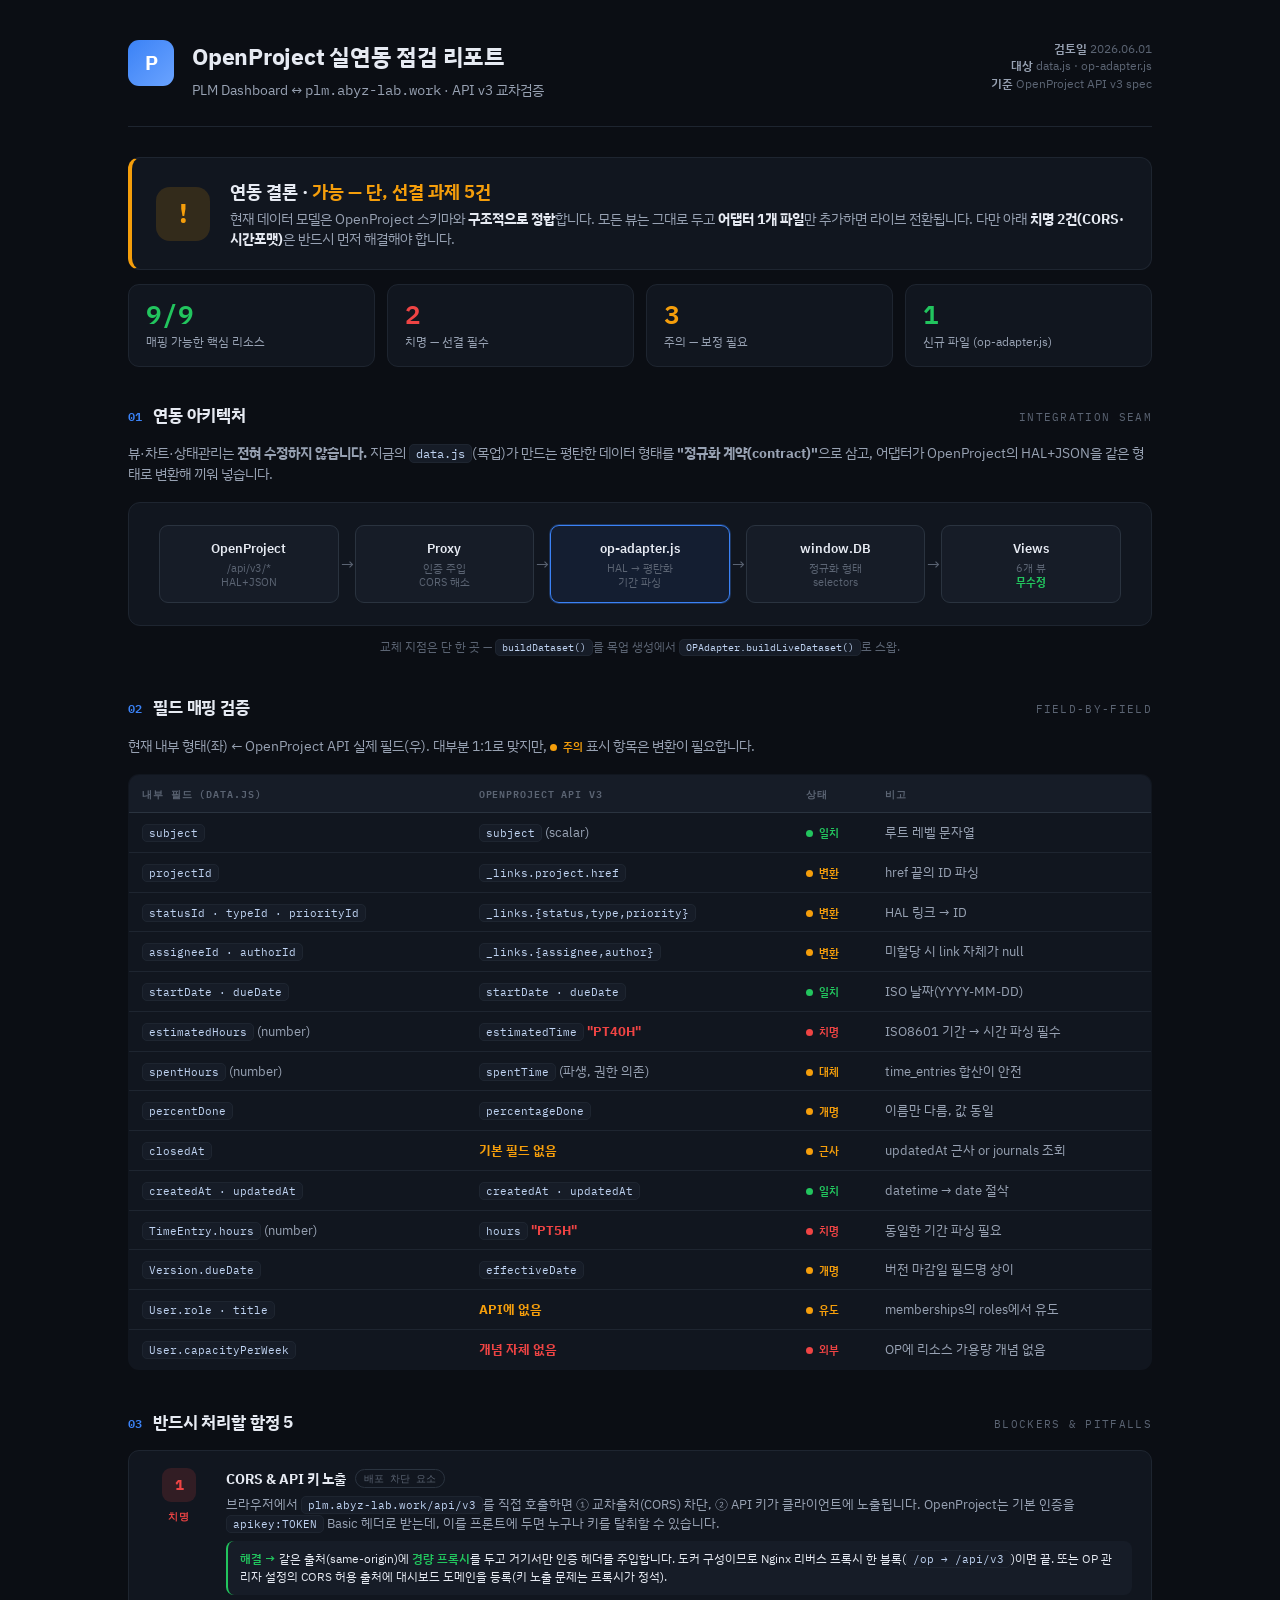
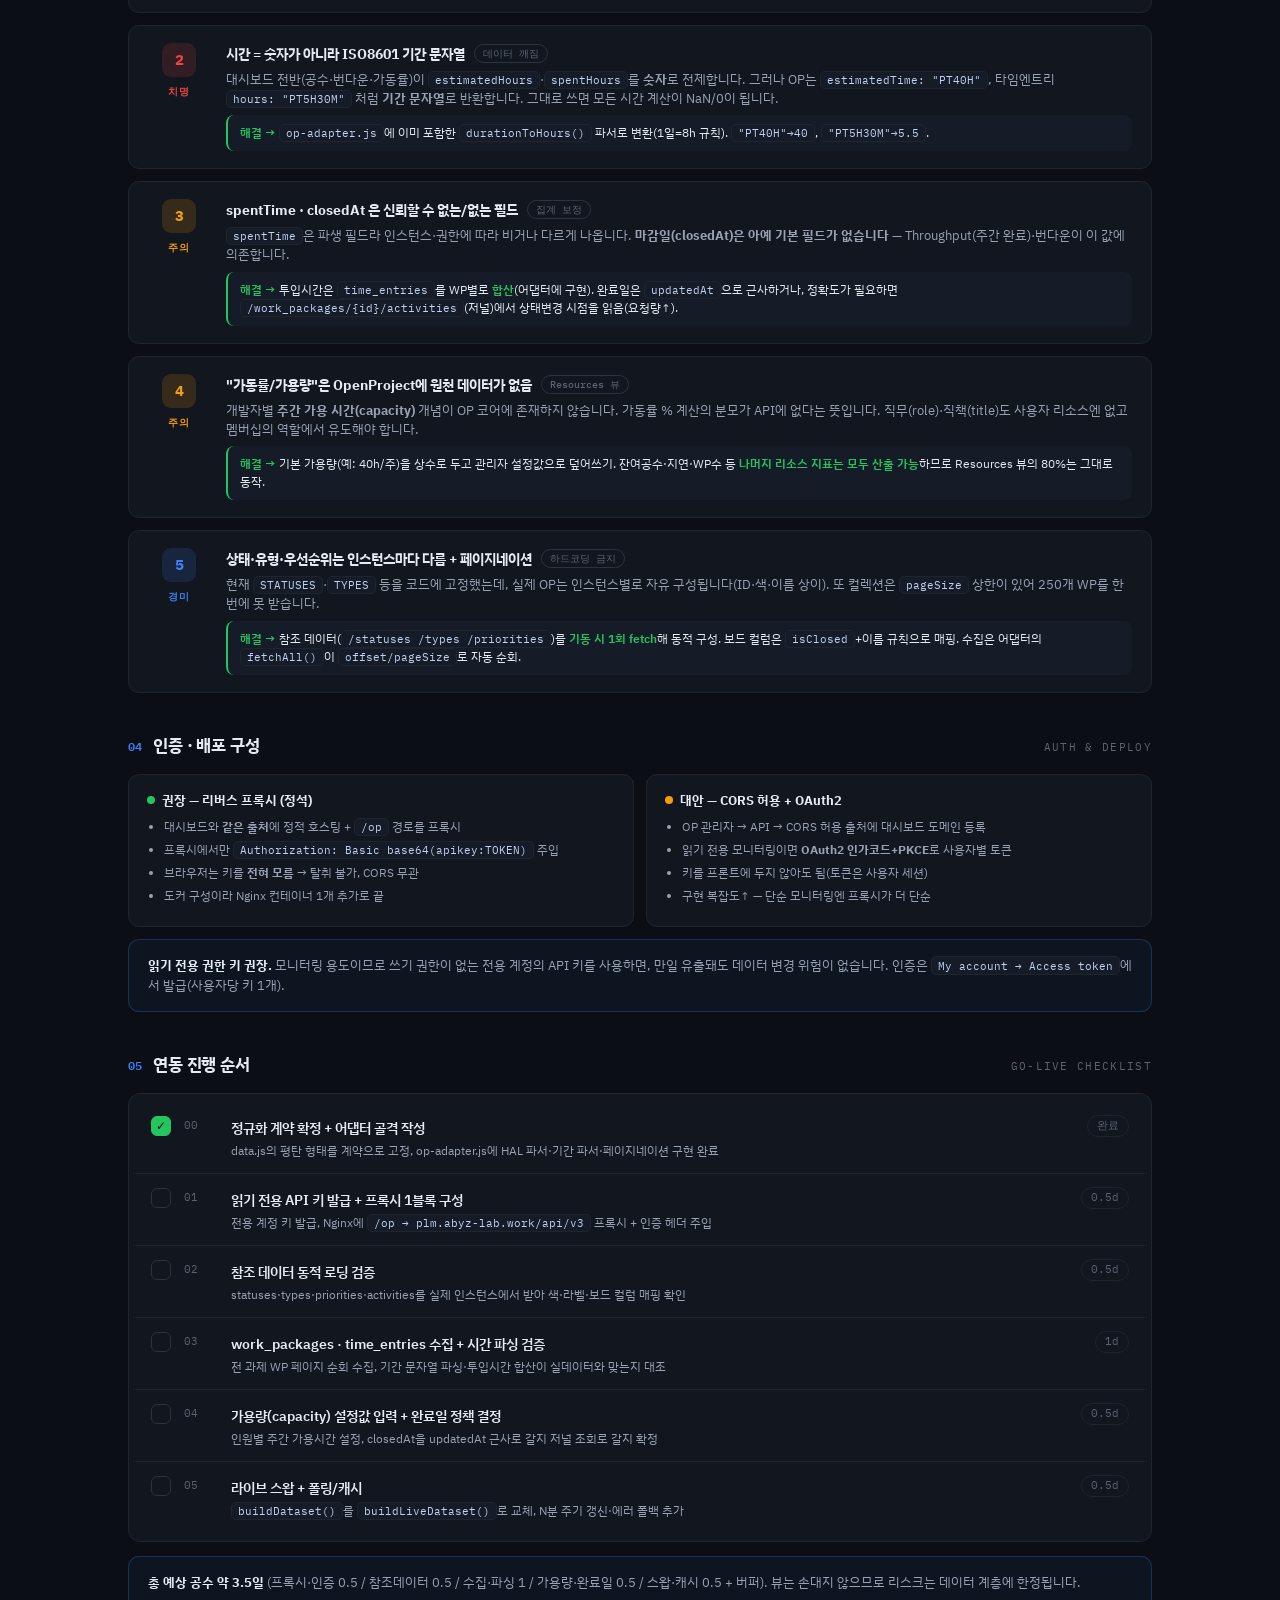
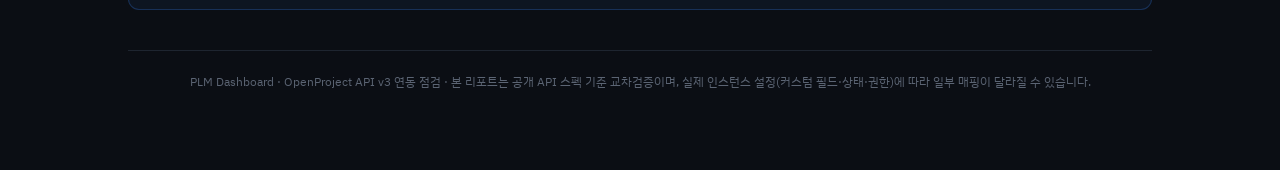
<file: design_handoff_plm_dashboard/OpenProject 연동 점검.html>
<!DOCTYPE html>
<html lang="ko" data-theme="dark">
<head>
<meta charset="UTF-8" />
<meta name="viewport" content="width=device-width, initial-scale=1.0" />
<title>OpenProject 연동 점검 · PLM Dashboard</title>
<link rel="preconnect" href="https://fonts.googleapis.com" />
<link rel="preconnect" href="https://fonts.gstatic.com" crossorigin />
<link href="https://fonts.googleapis.com/css2?family=IBM+Plex+Sans+KR:wght@400;500;600;700&family=IBM+Plex+Mono:wght@400;500;600&display=swap" rel="stylesheet" />
<style>
  :root{
    --bg:#0B0E14; --panel:#11161F; --panel2:#161C27; --border:#1E2530; --border2:#2A333F;
    --text:#E6EAF2; --dim:#98A2B3; --faint:#5B6473;
    --blue:#3B82F6; --green:#22C55E; --amber:#F59E0B; --red:#EF4444; --violet:#8B5CF6; --teal:#14B8A6;
  }
  *{box-sizing:border-box;}
  body{margin:0;background:var(--bg);color:var(--text);font-family:'IBM Plex Sans KR',system-ui,sans-serif;-webkit-font-smoothing:antialiased;line-height:1.5;}
  .mono{font-family:'IBM Plex Mono',monospace;}
  .wrap{max-width:1080px;margin:0 auto;padding:40px 28px 80px;}
  code{font-family:'IBM Plex Mono',monospace;font-size:.88em;background:var(--panel2);border:1px solid var(--border);border-radius:5px;padding:1px 6px;color:#BFD3F2;white-space:nowrap;}

  /* header */
  .head{display:flex;align-items:flex-start;gap:18px;border-bottom:1px solid var(--border);padding-bottom:26px;margin-bottom:30px;}
  .head .mark{width:46px;height:46px;border-radius:11px;background:linear-gradient(135deg,var(--blue),#6AA3FF);display:grid;place-items:center;font-weight:700;font-size:20px;color:#fff;flex:0 0 auto;}
  .head h1{font-size:23px;margin:0 0 5px;letter-spacing:-.01em;}
  .head .sub{color:var(--dim);font-size:13.5px;}
  .head .meta{margin-left:auto;text-align:right;font-size:11.5px;color:var(--faint);}
  .head .meta b{color:var(--dim);font-weight:600;}

  /* verdict banner */
  .verdict{display:flex;align-items:center;gap:20px;background:var(--panel);border:1px solid var(--border);border-left:4px solid var(--amber);border-radius:12px;padding:20px 24px;margin-bottom:14px;}
  .verdict .badge{width:54px;height:54px;border-radius:14px;background:rgba(245,158,11,.15);color:var(--amber);display:grid;place-items:center;font-size:27px;font-weight:700;flex:0 0 auto;}
  .verdict h2{margin:0 0 4px;font-size:18px;word-break:keep-all;}
  .verdict h2 .v{color:var(--amber);}
  .verdict p{margin:0;color:var(--dim);font-size:13.5px;}
  .verdict b{color:var(--text);}

  .scorebar{display:grid;grid-template-columns:repeat(4,1fr);gap:12px;margin-bottom:36px;}
  .score{background:var(--panel);border:1px solid var(--border);border-radius:11px;padding:15px 17px;}
  .score .n{font-family:'IBM Plex Mono',monospace;font-size:26px;font-weight:600;line-height:1;}
  .score .l{font-size:11.5px;color:var(--dim);margin-top:7px;}
  .score.ok .n{color:var(--green);} .score.warn .n{color:var(--amber);} .score.crit .n{color:var(--red);}

  /* section */
  section{margin-bottom:40px;}
  .sec-h{display:flex;align-items:baseline;gap:11px;margin-bottom:16px;}
  .sec-h .num{font-family:'IBM Plex Mono',monospace;font-size:12px;color:var(--blue);font-weight:600;}
  .sec-h h3{font-size:16.5px;margin:0;letter-spacing:-.01em;white-space:nowrap;word-break:keep-all;}
  .sec-h .en{font-size:11px;letter-spacing:.12em;text-transform:uppercase;color:var(--faint);font-family:'IBM Plex Mono',monospace;margin-left:auto;}
  p.lead{color:var(--dim);font-size:13.5px;margin:0 0 18px;}

  /* architecture flow */
  .flow{display:flex;align-items:stretch;gap:0;background:var(--panel);border:1px solid var(--border);border-radius:12px;padding:22px;overflow-x:auto;}
  .node{flex:1;min-width:130px;text-align:center;padding:0 8px;position:relative;}
  .node .box{border:1px solid var(--border2);border-radius:9px;padding:13px 10px;background:var(--panel2);}
  .node.seam .box{border-color:var(--blue);background:rgba(59,130,246,.08);box-shadow:0 0 0 1px rgba(59,130,246,.3);}
  .node .t{font-size:12.5px;font-weight:600;margin-bottom:3px;}
  .node .d{font-size:10.5px;color:var(--faint);line-height:1.35;}
  .node .arrow{position:absolute;right:-7px;top:50%;transform:translateY(-50%);color:var(--faint);font-size:16px;z-index:2;}
  .node:last-child .arrow{display:none;}
  .flow-note{font-size:11.5px;color:var(--faint);margin-top:12px;text-align:center;}

  /* mapping table */
  table{width:100%;border-collapse:collapse;font-size:12.5px;background:var(--panel);border:1px solid var(--border);border-radius:11px;overflow:hidden;}
  th{text-align:left;font-size:10px;letter-spacing:.09em;text-transform:uppercase;color:var(--faint);font-family:'IBM Plex Mono',monospace;font-weight:600;padding:11px 13px;border-bottom:1px solid var(--border2);background:var(--panel2);}
  td{padding:10px 13px;border-bottom:1px solid var(--border);color:var(--dim);vertical-align:top;}
  tr:last-child td{border-bottom:none;}
  td code{white-space:nowrap;}
  .st{display:inline-flex;align-items:center;gap:6px;font-size:11px;font-weight:600;white-space:nowrap;}
  .st i{width:7px;height:7px;border-radius:50%;}
  .st.ok{color:var(--green);} .st.ok i{background:var(--green);}
  .st.warn{color:var(--amber);} .st.warn i{background:var(--amber);}
  .st.crit{color:var(--red);} .st.crit i{background:var(--red);}

  /* gotcha cards */
  .gotchas{display:flex;flex-direction:column;gap:12px;}
  .g{display:grid;grid-template-columns:62px 1fr;gap:16px;background:var(--panel);border:1px solid var(--border);border-radius:11px;padding:17px 19px;}
  .g .sev{width:62px;text-align:center;}
  .g .sev .dot{width:34px;height:34px;border-radius:9px;display:grid;place-items:center;margin:0 auto 6px;font-weight:700;font-size:15px;}
  .g .sev .lv{font-size:9.5px;letter-spacing:.1em;text-transform:uppercase;font-family:'IBM Plex Mono',monospace;font-weight:600;}
  .g.crit .dot{background:rgba(239,68,68,.15);color:var(--red);} .g.crit .lv{color:var(--red);}
  .g.high .dot{background:rgba(245,158,11,.16);color:var(--amber);} .g.high .lv{color:var(--amber);}
  .g.med .dot{background:rgba(59,130,246,.14);color:var(--blue);} .g.med .lv{color:var(--blue);}
  .g .body{min-width:0;}
  .g h4{margin:0 0 6px;font-size:14px;display:flex;align-items:center;gap:9px;flex-wrap:wrap;word-break:keep-all;}
  .g h4 .tag{font-size:10px;font-family:'IBM Plex Mono',monospace;color:var(--faint);border:1px solid var(--border2);border-radius:20px;padding:1px 8px;font-weight:500;}
  .g p,.g .desc{margin:0 0 8px;font-size:12.5px;color:var(--dim);}
  .g .fix{font-size:12px;color:var(--text);background:var(--panel2);border-radius:8px;padding:9px 12px;border-left:2px solid var(--green);}
  .g .fix b{color:var(--green);font-weight:600;}
  .g p:last-child,.g .fix:last-child{margin-bottom:0;}

  /* checklist */
  .checklist{background:var(--panel);border:1px solid var(--border);border-radius:12px;padding:8px 6px;}
  .ck{display:flex;gap:13px;padding:13px 16px;border-bottom:1px solid var(--border);align-items:flex-start;}
  .ck:last-child{border-bottom:none;}
  .ck .box{width:20px;height:20px;border-radius:6px;border:1.5px solid var(--border2);flex:0 0 auto;margin-top:1px;display:grid;place-items:center;font-size:12px;color:var(--bg);}
  .ck.done .box{background:var(--green);border-color:var(--green);}
  .ck .step{font-family:'IBM Plex Mono',monospace;font-size:11px;color:var(--faint);flex:0 0 auto;width:34px;margin-top:2px;}
  .ck .c{flex:1;}
  .ck .c b{font-size:13.5px;font-weight:600;}
  .ck .c p{margin:3px 0 0;font-size:12px;color:var(--dim);}
  .ck .ph{margin-left:auto;font-size:10.5px;font-family:'IBM Plex Mono',monospace;color:var(--faint);border:1px solid var(--border);border-radius:20px;padding:2px 9px;flex:0 0 auto;white-space:nowrap;}

  .callout{background:rgba(59,130,246,.06);border:1px solid rgba(59,130,246,.25);border-radius:11px;padding:16px 19px;font-size:13px;color:var(--dim);}
  .callout b{color:var(--text);}
  .twocol{display:grid;grid-template-columns:1fr 1fr;gap:12px;}
  @media(max-width:760px){.twocol,.scorebar{grid-template-columns:1fr 1fr;}.head .meta{display:none;}}
  .mini{background:var(--panel);border:1px solid var(--border);border-radius:11px;padding:16px 18px;}
  .mini h5{margin:0 0 9px;font-size:12.5px;display:flex;align-items:center;gap:7px;}
  .mini h5 i{width:8px;height:8px;border-radius:50%;}
  .mini ul{margin:0;padding-left:17px;font-size:12px;color:var(--dim);}
  .mini li{margin-bottom:5px;}
  .foot{color:var(--faint);font-size:11.5px;text-align:center;border-top:1px solid var(--border);padding-top:22px;margin-top:10px;}
</style>
</head>
<body>
<div class="wrap">

  <div class="head">
    <div class="mark">P</div>
    <div>
      <h1>OpenProject 실연동 점검 리포트</h1>
      <div class="sub">PLM Dashboard ↔ <span class="mono">plm.abyz-lab.work</span> · API v3 교차검증</div>
    </div>
    <div class="meta"><b>검토일</b> 2026.06.01<br /><b>대상</b> data.js · op-adapter.js<br /><b>기준</b> OpenProject API v3 spec</div>
  </div>

  <!-- VERDICT -->
  <div class="verdict">
    <div class="badge">!</div>
    <div>
      <h2>연동 결론 · <span class="v">가능 — 단, 선결 과제 5건</span></h2>
      <p>현재 데이터 모델은 OpenProject 스키마와 <b>구조적으로 정합</b>합니다. 모든 뷰는 그대로 두고 <b>어댑터 1개 파일</b>만 추가하면 라이브 전환됩니다. 다만 아래 <b>치명 2건(CORS·시간포맷)</b>은 반드시 먼저 해결해야 합니다.</p>
    </div>
  </div>

  <div class="scorebar">
    <div class="score ok"><div class="n">9/9</div><div class="l">매핑 가능한 핵심 리소스</div></div>
    <div class="score crit"><div class="n">2</div><div class="l">치명 — 선결 필수</div></div>
    <div class="score warn"><div class="n">3</div><div class="l">주의 — 보정 필요</div></div>
    <div class="score ok"><div class="n">1</div><div class="l">신규 파일 (op-adapter.js)</div></div>
  </div>

  <!-- 1. ARCHITECTURE -->
  <section>
    <div class="sec-h"><span class="num">01</span><h3>연동 아키텍처</h3><span class="en">Integration seam</span></div>
    <p class="lead">뷰·차트·상태관리는 <b>전혀 수정하지 않습니다.</b> 지금의 <code>data.js</code>(목업)가 만드는 평탄한 데이터 형태를 <b>"정규화 계약(contract)"</b>으로 삼고, 어댑터가 OpenProject의 HAL+JSON을 같은 형태로 변환해 끼워 넣습니다.</p>
    <div class="flow">
      <div class="node"><div class="box"><div class="t">OpenProject</div><div class="d">/api/v3/*<br />HAL+JSON</div></div><span class="arrow">→</span></div>
      <div class="node"><div class="box"><div class="t">Proxy</div><div class="d">인증 주입<br />CORS 해소</div></div><span class="arrow">→</span></div>
      <div class="node seam"><div class="box"><div class="t">op-adapter.js</div><div class="d">HAL → 평탄화<br />기간 파싱</div></div><span class="arrow">→</span></div>
      <div class="node"><div class="box"><div class="t">window.DB</div><div class="d">정규화 형태<br />selectors</div></div><span class="arrow">→</span></div>
      <div class="node"><div class="box"><div class="t">Views</div><div class="d">6개 뷰<br /><b style="color:var(--green)">무수정</b></div></div></div>
    </div>
    <div class="flow-note">교체 지점은 단 한 곳 — <code>buildDataset()</code>를 목업 생성에서 <code>OPAdapter.buildLiveDataset()</code>로 스왑.</div>
  </section>

  <!-- 2. FIELD MAPPING -->
  <section>
    <div class="sec-h"><span class="num">02</span><h3>필드 매핑 검증</h3><span class="en">Field-by-field</span></div>
    <p class="lead">현재 내부 형태(좌) ← OpenProject API 실제 필드(우). 대부분 1:1로 맞지만, <span class="st warn" style="display:inline-flex"><i></i>주의</span> 표시 항목은 변환이 필요합니다.</p>
    <table>
      <thead><tr><th>내부 필드 (data.js)</th><th>OpenProject API v3</th><th>상태</th><th>비고</th></tr></thead>
      <tbody>
        <tr><td><code>subject</code></td><td><code>subject</code> (scalar)</td><td><span class="st ok"><i></i>일치</span></td><td>루트 레벨 문자열</td></tr>
        <tr><td><code>projectId</code></td><td><code>_links.project.href</code></td><td><span class="st warn"><i></i>변환</span></td><td>href 끝의 ID 파싱</td></tr>
        <tr><td><code>statusId · typeId · priorityId</code></td><td><code>_links.{status,type,priority}</code></td><td><span class="st warn"><i></i>변환</span></td><td>HAL 링크 → ID</td></tr>
        <tr><td><code>assigneeId · authorId</code></td><td><code>_links.{assignee,author}</code></td><td><span class="st warn"><i></i>변환</span></td><td>미할당 시 link 자체가 null</td></tr>
        <tr><td><code>startDate · dueDate</code></td><td><code>startDate · dueDate</code></td><td><span class="st ok"><i></i>일치</span></td><td>ISO 날짜(YYYY-MM-DD)</td></tr>
        <tr><td><code>estimatedHours</code> (number)</td><td><code>estimatedTime</code> <b style="color:var(--red)">"PT40H"</b></td><td><span class="st crit"><i></i>치명</span></td><td>ISO8601 기간 → 시간 파싱 필수</td></tr>
        <tr><td><code>spentHours</code> (number)</td><td><code>spentTime</code> (파생, 권한 의존)</td><td><span class="st warn"><i></i>대체</span></td><td>time_entries 합산이 안전</td></tr>
        <tr><td><code>percentDone</code></td><td><code>percentageDone</code></td><td><span class="st warn"><i></i>개명</span></td><td>이름만 다름, 값 동일</td></tr>
        <tr><td><code>closedAt</code></td><td><b style="color:var(--amber)">기본 필드 없음</b></td><td><span class="st warn"><i></i>근사</span></td><td>updatedAt 근사 or journals 조회</td></tr>
        <tr><td><code>createdAt · updatedAt</code></td><td><code>createdAt · updatedAt</code></td><td><span class="st ok"><i></i>일치</span></td><td>datetime → date 절삭</td></tr>
        <tr><td><code>TimeEntry.hours</code> (number)</td><td><code>hours</code> <b style="color:var(--red)">"PT5H"</b></td><td><span class="st crit"><i></i>치명</span></td><td>동일한 기간 파싱 필요</td></tr>
        <tr><td><code>Version.dueDate</code></td><td><code>effectiveDate</code></td><td><span class="st warn"><i></i>개명</span></td><td>버전 마감일 필드명 상이</td></tr>
        <tr><td><code>User.role · title</code></td><td><b style="color:var(--amber)">API에 없음</b></td><td><span class="st warn"><i></i>유도</span></td><td>memberships의 roles에서 유도</td></tr>
        <tr><td><code>User.capacityPerWeek</code></td><td><b style="color:var(--red)">개념 자체 없음</b></td><td><span class="st crit"><i></i>외부</span></td><td>OP에 리소스 가용량 개념 없음</td></tr>
      </tbody>
    </table>
  </section>

  <!-- 3. GOTCHAS -->
  <section>
    <div class="sec-h"><span class="num">03</span><h3>반드시 처리할 함정 5</h3><span class="en">Blockers &amp; pitfalls</span></div>
    <div class="gotchas">

      <div class="g crit">
        <div class="sev"><div class="dot">1</div><div class="lv">치명</div></div>
        <div class="body">
          <h4>CORS &amp; API 키 노출 <span class="tag">배포 차단 요소</span></h4>
          <div class="desc">브라우저에서 <code>plm.abyz-lab.work/api/v3</code>를 직접 호출하면 ① 교차출처(CORS) 차단, ② API 키가 클라이언트에 노출됩니다. OpenProject는 기본 인증을 <code>apikey:TOKEN</code> Basic 헤더로 받는데, 이를 프론트에 두면 누구나 키를 탈취할 수 있습니다.</div>
          <div class="fix"><b>해결 →</b> 같은 출처(same-origin)에 <b>경량 프록시</b>를 두고 거기서만 인증 헤더를 주입합니다. 도커 구성이므로 Nginx 리버스 프록시 한 블록(<code>/op → /api/v3</code>)이면 끝. 또는 OP 관리자 설정의 CORS 허용 출처에 대시보드 도메인을 등록(키 노출 문제는 프록시가 정석).</div>
        </div>
      </div>

      <div class="g crit">
        <div class="sev"><div class="dot">2</div><div class="lv">치명</div></div>
        <div class="body">
          <h4>시간 = 숫자가 아니라 ISO8601 기간 문자열 <span class="tag">데이터 깨짐</span></h4>
          <div class="desc">대시보드 전반(공수·번다운·가동률)이 <code>estimatedHours</code>·<code>spentHours</code>를 <b>숫자</b>로 전제합니다. 그러나 OP는 <code>estimatedTime: "PT40H"</code>, 타임엔트리 <code>hours: "PT5H30M"</code> 처럼 <b>기간 문자열</b>로 반환합니다. 그대로 쓰면 모든 시간 계산이 NaN/0이 됩니다.</div>
          <div class="fix"><b>해결 →</b> <code>op-adapter.js</code>에 이미 포함한 <code>durationToHours()</code> 파서로 변환(1일=8h 규칙). <code>"PT40H"→40</code>, <code>"PT5H30M"→5.5</code>.</div>
        </div>
      </div>

      <div class="g high">
        <div class="sev"><div class="dot">3</div><div class="lv">주의</div></div>
        <div class="body">
          <h4>spentTime · closedAt 은 신뢰할 수 없는/없는 필드 <span class="tag">집계 보정</span></h4>
          <div class="desc"><code>spentTime</code>은 파생 필드라 인스턴스·권한에 따라 비거나 다르게 나옵니다. <b>마감일(closedAt)은 아예 기본 필드가 없습니다</b> — Throughput(주간 완료)·번다운이 이 값에 의존합니다.</div>
          <div class="fix"><b>해결 →</b> 투입시간은 <code>time_entries</code>를 WP별로 <b>합산</b>(어댑터에 구현). 완료일은 <code>updatedAt</code>으로 근사하거나, 정확도가 필요하면 <code>/work_packages/{id}/activities</code>(저널)에서 상태변경 시점을 읽음(요청량↑).</div>
        </div>
      </div>

      <div class="g high">
        <div class="sev"><div class="dot">4</div><div class="lv">주의</div></div>
        <div class="body">
          <h4>"가동률/가용량"은 OpenProject에 원천 데이터가 없음 <span class="tag">Resources 뷰</span></h4>
          <div class="desc">개발자별 <b>주간 가용 시간(capacity)</b> 개념이 OP 코어에 존재하지 않습니다. 가동률 % 계산의 분모가 API에 없다는 뜻입니다. 직무(role)·직책(title)도 사용자 리소스엔 없고 멤버십의 역할에서 유도해야 합니다.</div>
          <div class="fix"><b>해결 →</b> 기본 가용량(예: 40h/주)을 상수로 두고 관리자 설정값으로 덮어쓰기. 잔여공수·지연·WP수 등 <b>나머지 리소스 지표는 모두 산출 가능</b>하므로 Resources 뷰의 80%는 그대로 동작.</div>
        </div>
      </div>

      <div class="g med">
        <div class="sev"><div class="dot">5</div><div class="lv">경미</div></div>
        <div class="body">
          <h4>상태·유형·우선순위는 인스턴스마다 다름 + 페이지네이션 <span class="tag">하드코딩 금지</span></h4>
          <div class="desc">현재 <code>STATUSES</code>·<code>TYPES</code> 등을 코드에 고정했는데, 실제 OP는 인스턴스별로 자유 구성됩니다(ID·색·이름 상이). 또 컬렉션은 <code>pageSize</code> 상한이 있어 250개 WP를 한 번에 못 받습니다.</div>
          <div class="fix"><b>해결 →</b> 참조 데이터(<code>/statuses /types /priorities</code>)를 <b>기동 시 1회 fetch</b>해 동적 구성. 보드 컬럼은 <code>isClosed</code>+이름 규칙으로 매핑. 수집은 어댑터의 <code>fetchAll()</code>이 <code>offset/pageSize</code>로 자동 순회.</div>
        </div>
      </div>

    </div>
  </section>

  <!-- 4. AUTH / DEPLOY -->
  <section>
    <div class="sec-h"><span class="num">04</span><h3>인증 · 배포 구성</h3><span class="en">Auth &amp; deploy</span></div>
    <div class="twocol">
      <div class="mini">
        <h5><i style="background:var(--green)"></i>권장 — 리버스 프록시 (정석)</h5>
        <ul>
          <li>대시보드와 <b>같은 출처</b>에 정적 호스팅 + <code>/op</code> 경로를 프록시</li>
          <li>프록시에서만 <code>Authorization: Basic base64(apikey:TOKEN)</code> 주입</li>
          <li>브라우저는 키를 <b>전혀 모름</b> → 탈취 불가, CORS 무관</li>
          <li>도커 구성이라 Nginx 컨테이너 1개 추가로 끝</li>
        </ul>
      </div>
      <div class="mini">
        <h5><i style="background:var(--amber)"></i>대안 — CORS 허용 + OAuth2</h5>
        <ul>
          <li>OP 관리자 → API → CORS 허용 출처에 대시보드 도메인 등록</li>
          <li>읽기 전용 모니터링이면 <b>OAuth2 인가코드+PKCE</b>로 사용자별 토큰</li>
          <li>키를 프론트에 두지 않아도 됨(토큰은 사용자 세션)</li>
          <li>구현 복잡도↑ — 단순 모니터링엔 프록시가 더 단순</li>
        </ul>
      </div>
    </div>
    <div class="callout" style="margin-top:12px">
      <b>읽기 전용 권한 키 권장.</b> 모니터링 용도이므로 쓰기 권한이 없는 전용 계정의 API 키를 사용하면, 만일 유출돼도 데이터 변경 위험이 없습니다. 인증은 <code>My account → Access token</code>에서 발급(사용자당 키 1개).
    </div>
  </section>

  <!-- 5. ROADMAP -->
  <section>
    <div class="sec-h"><span class="num">05</span><h3>연동 진행 순서</h3><span class="en">Go-live checklist</span></div>
    <div class="checklist">
      <div class="ck done"><div class="box">✓</div><div class="step">00</div><div class="c"><b>정규화 계약 확정 + 어댑터 골격 작성</b><p>data.js의 평탄 형태를 계약으로 고정, op-adapter.js에 HAL 파서·기간 파서·페이지네이션 구현 완료</p></div><span class="ph">완료</span></div>
      <div class="ck"><div class="box"></div><div class="step">01</div><div class="c"><b>읽기 전용 API 키 발급 + 프록시 1블록 구성</b><p>전용 계정 키 발급, Nginx에 <code>/op → plm.abyz-lab.work/api/v3</code> 프록시 + 인증 헤더 주입</p></div><span class="ph">0.5d</span></div>
      <div class="ck"><div class="box"></div><div class="step">02</div><div class="c"><b>참조 데이터 동적 로딩 검증</b><p>statuses·types·priorities·activities를 실제 인스턴스에서 받아 색·라벨·보드 컬럼 매핑 확인</p></div><span class="ph">0.5d</span></div>
      <div class="ck"><div class="box"></div><div class="step">03</div><div class="c"><b>work_packages · time_entries 수집 + 시간 파싱 검증</b><p>전 과제 WP 페이지 순회 수집, 기간 문자열 파싱·투입시간 합산이 실데이터와 맞는지 대조</p></div><span class="ph">1d</span></div>
      <div class="ck"><div class="box"></div><div class="step">04</div><div class="c"><b>가용량(capacity) 설정값 입력 + 완료일 정책 결정</b><p>인원별 주간 가용시간 설정, closedAt을 updatedAt 근사로 갈지 저널 조회로 갈지 확정</p></div><span class="ph">0.5d</span></div>
      <div class="ck"><div class="box"></div><div class="step">05</div><div class="c"><b>라이브 스왑 + 폴링/캐시</b><p><code>buildDataset()</code>를 <code>buildLiveDataset()</code>로 교체, N분 주기 갱신·에러 폴백 추가</p></div><span class="ph">0.5d</span></div>
    </div>
    <div class="callout" style="margin-top:14px">
      <b>총 예상 공수 약 3.5일</b> (프록시·인증 0.5 / 참조데이터 0.5 / 수집·파싱 1 / 가용량·완료일 0.5 / 스왑·캐시 0.5 + 버퍼). 뷰는 손대지 않으므로 리스크는 데이터 계층에 한정됩니다.
    </div>
  </section>

  <div class="foot">PLM Dashboard · OpenProject API v3 연동 점검 · 본 리포트는 공개 API 스펙 기준 교차검증이며, 실제 인스턴스 설정(커스텀 필드·상태·권한)에 따라 일부 매핑이 달라질 수 있습니다.</div>

</div>
</body>
</html>
</file>
